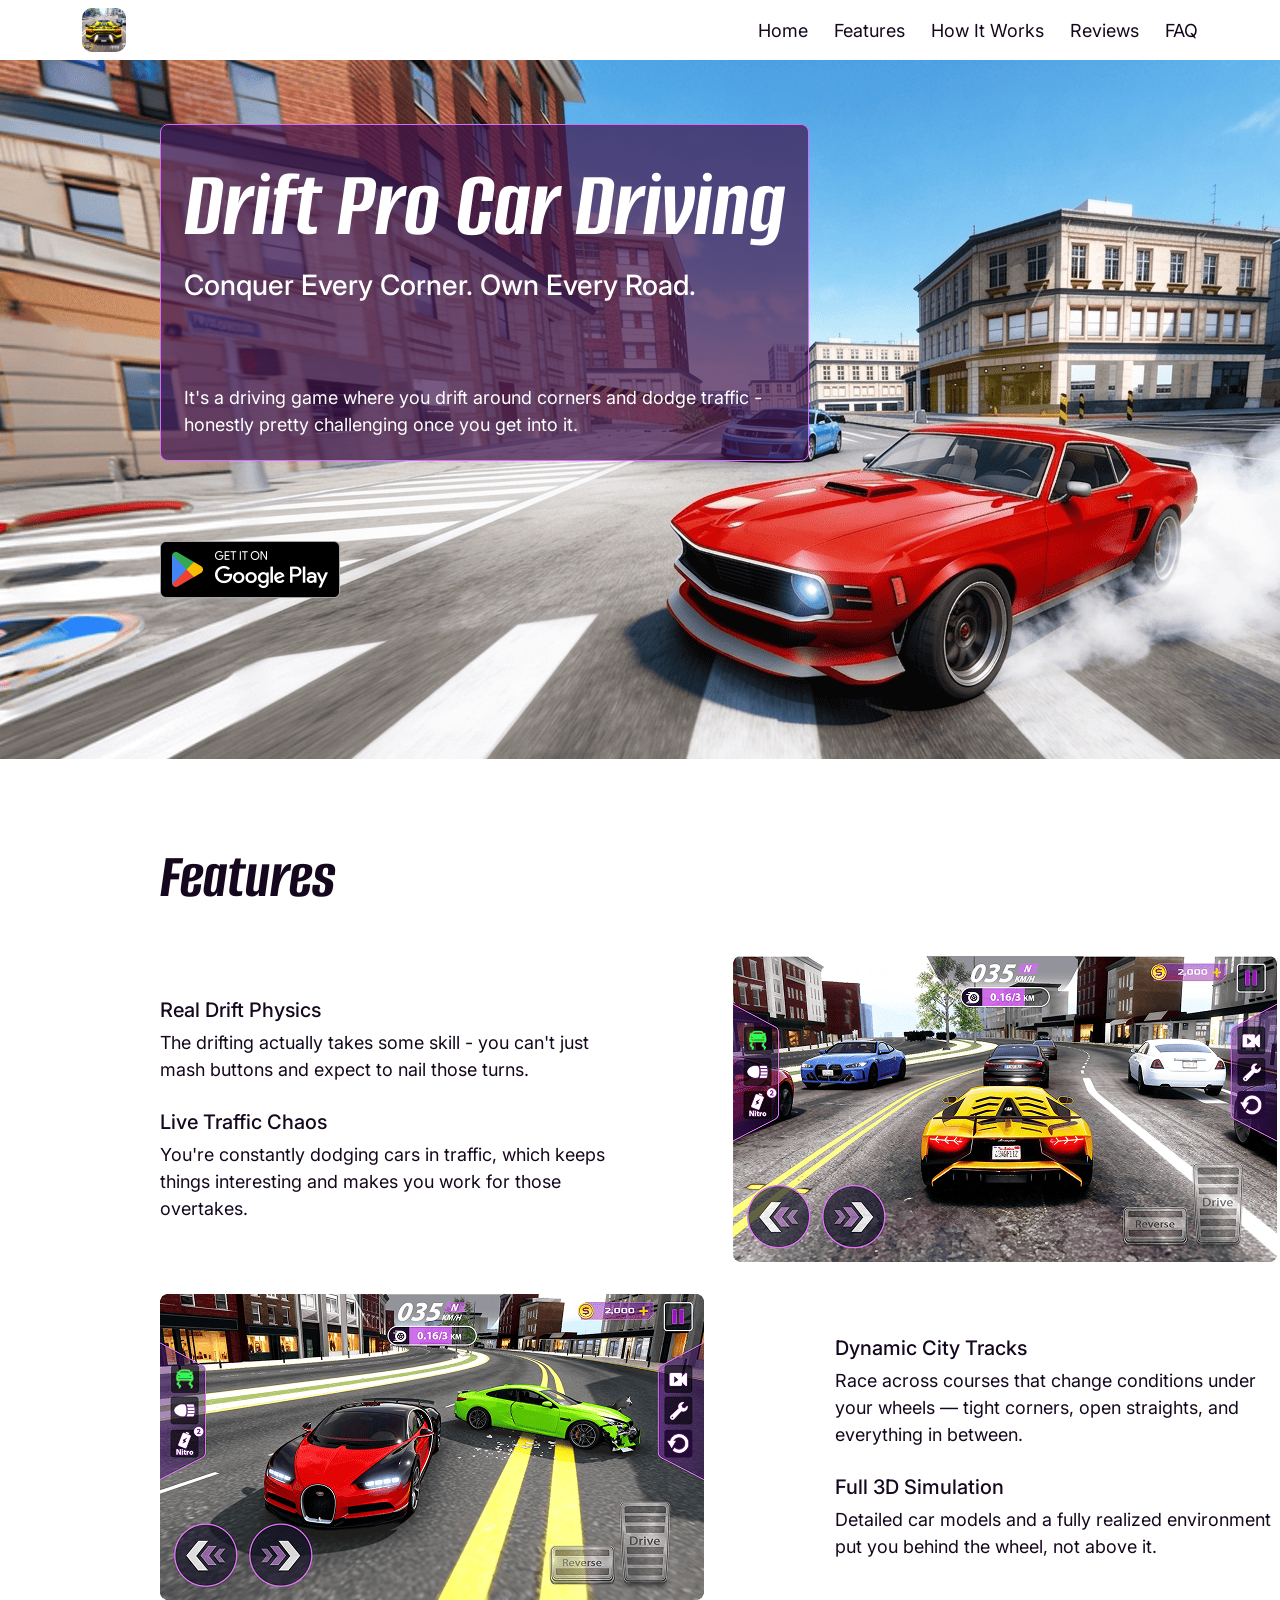
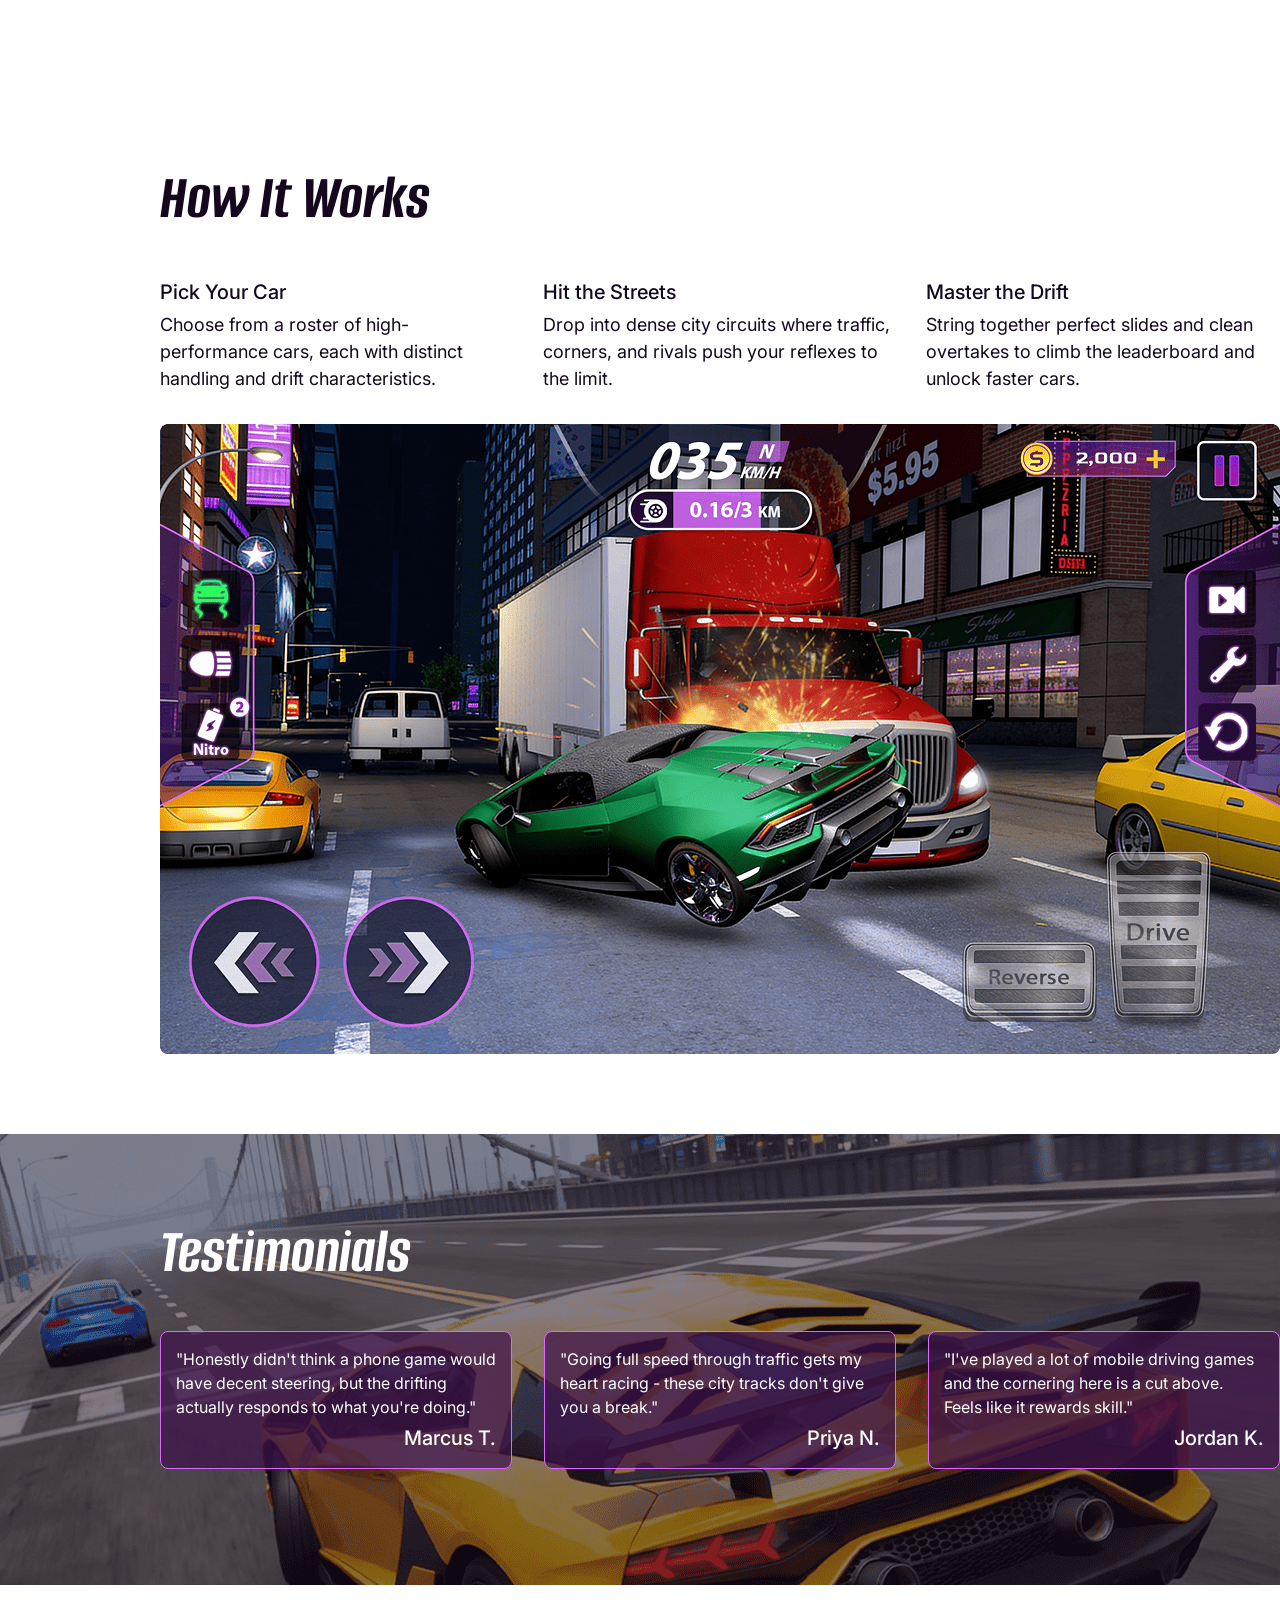
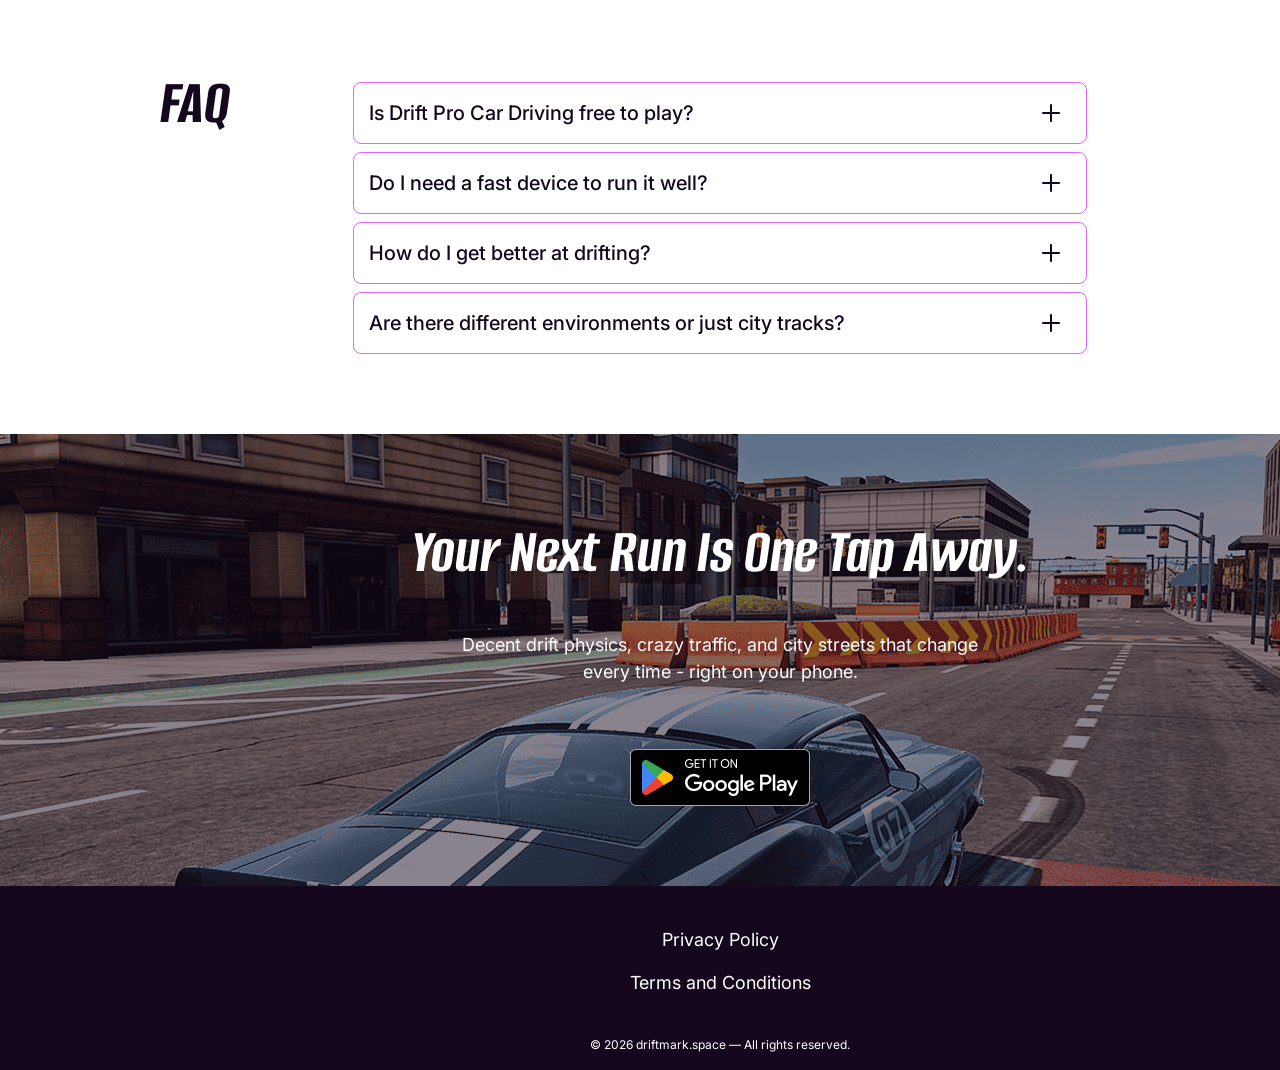
<file: index.html>
<!doctype html>
<html lang="en">
  <head>
    <meta charset="UTF-8" />
    <meta name="viewport" content="width=device-width, initial-scale=1.0" />
    <meta name="description" content="" />
    <title>Drift Pro Car Driving</title>
    <link rel="icon" href="img/500x500.png" />

    <link rel="stylesheet" type="text/css" href="slick/slick.css" />
    <link rel="stylesheet" href="css/main.css" />
  </head>

  <body>
    <header class="p-t-header">
      <div class="p-t-header-background"></div>
      <nav class="p-t-navigation">
        <ul class="p-t-navigation-list">
          <li class="p-t-navigation-item">
            <a href="/">
              <img
                class="p-t-title-img p-t-navigation-img"
                alt="logo"
                src="img/500x500.png"
                style="width: 44px; height: 44px; border-radius: 10px"
              />
            </a>
          </li>
          <li class="p-t-navigation-item">
            <a href="/" class="p-t-navigation-link">Home</a>
          </li>
          <li class="p-t-navigation-item">
            <a href="/#about" class="p-t-navigation-link">Features</a>
          </li>
          <li class="p-t-navigation-item">
            <a href="/#why" class="p-t-navigation-link">How It Works</a>
          </li>

          <li class="p-t-navigation-item">
            <a href="/#reviews" class="p-t-navigation-link">Reviews</a>
          </li>
          <li class="p-t-navigation-item">
            <a href="/#faq" class="p-t-navigation-link">FAQ</a>
          </li>
        </ul>

        <div class="p-t-header-button-wrapper">
          <a href="/" class="p-t-policy-terms-header-icon-menu">
            <img
              href="/"
              class="p-t-title-img"
              alt="logo"
              src="img/500x500.png"
              style="width: 44px; height: 44px; border-radius: 10px"
            />
          </a>

          <button type="button" class="p-t-header-icon-button" data-menu-button>
            <svg
              class="p-t-header-icon p-t-header-icon-menu"
              width="64"
              height="64"
              viewBox="0 0 64 64"
              fill="none"
              xmlns="http://www.w3.org/2000/svg"
            >
              <path
                d="M44 40L20 40"
                stroke="#15081E"
                stroke-width="2"
                stroke-linecap="round"
              />
              <path
                d="M44 32L20 32"
                stroke="#15081E"
                stroke-width="2"
                stroke-linecap="round"
              />
              <path
                d="M44 24L20 24"
                stroke="#15081E"
                stroke-width="2"
                stroke-linecap="round"
              />
            </svg>

            <svg
              class="p-t-header-icon p-t-header-icon-close"
              width="64"
              height="64"
              viewBox="0 0 64 64"
              fill="none"
              xmlns="http://www.w3.org/2000/svg"
            >
              <path
                d="M44 40L20 40"
                stroke="#15081E"
                stroke-width="2"
                stroke-linecap="round"
              />
              <path
                d="M44 32L20 32"
                stroke="#15081E"
                stroke-width="2"
                stroke-linecap="round"
              />
              <path
                d="M44 24L20 24"
                stroke="#15081E"
                stroke-width="2"
                stroke-linecap="round"
              />
            </svg>
          </button>
        </div>
      </nav>
    </header>

    <main>
      <section class="p-t-home" id="home">
        <div class="p-t-home-container">
          <div class="p-t-home-container-top">
            <h1 class="p-t-home-title">Drift Pro Car Driving</h1>
            <p class="p-t-home-text">Conquer Every Corner. Own Every Road.</p>
            <p class="p-t-home-text-two">
              It's a driving game where you drift around corners and dodge
              traffic - honestly pretty challenging once you get into it.
            </p>
          </div>
          <a
            href="https://play.google.com/store/apps/details?id=car.drift.pro.traffic.simulation3d&hl=en&gl=us"
            target="_blank"
          >
            <img
              class="p-t-home-link"
              src="./img/Store Download Button.png"
              alt="google play"
            />
          </a>
        </div>
      </section>
      <section class="p-t-about" id="about">
        <div class="p-t-about-container">
          <h2 class="p-t-about-title">Features</h2>
          <ul class="p-t-about-list">
            <li class="p-t-about-item">
              <p class="p-t-about-text">Real Drift Physics</p>
              <p class="p-t-about-text-bold">
                The drifting actually takes some skill - you can't just mash
                buttons and expect to nail those turns.
              </p>
            </li>
            <li class="p-t-about-item">
              <p class="p-t-about-text">Live Traffic Chaos</p>
              <p class="p-t-about-text-bold">
                You're constantly dodging cars in traffic, which keeps things
                interesting and makes you work for those overtakes.
              </p>
            </li>
          </ul>
          <ul class="p-t-about-list p-t-about-list-two">
            <li class="p-t-about-item">
              <p class="p-t-about-text">Dynamic City Tracks</p>
              <p class="p-t-about-text-bold">
                Race across courses that change conditions under your wheels —
                tight corners, open straights, and everything in between.
              </p>
            </li>
            <li class="p-t-about-item">
              <p class="p-t-about-text">Full 3D Simulation</p>
              <p class="p-t-about-text-bold">
                Detailed car models and a fully realized environment put you
                behind the wheel, not above it.
              </p>
            </li>
          </ul>
        </div>
      </section>
      <article class="p-t-why" id="why">
        <span style="display: none"
          >Generated: 2026-05-16, Hash: p-t-qk-p-t-39fd7x</span
        >

        <div class="p-t-why-container">
          <h2 class="p-t-about-title">How It Works</h2>
          <dl class="p-t-why-list">
            <div class="p-t-why-item">
              <dt class="p-t-why-text-bold">Pick Your Car</dt>
              <dd class="p-t-why-text">
                Choose from a roster of high-performance cars, each with
                distinct handling and drift characteristics.
              </dd>
            </div>
            <div class="p-t-why-item">
              <dt class="p-t-why-text-bold">Hit the Streets</dt>
              <dd class="p-t-why-text">
                Drop into dense city circuits where traffic, corners, and rivals
                push your reflexes to the limit.
              </dd>
            </div>
            <div class="p-t-why-item">
              <dt class="p-t-why-text-bold">Master the Drift</dt>
              <dd class="p-t-why-text">
                String together perfect slides and clean overtakes to climb the
                leaderboard and unlock faster cars.
              </dd>
            </div>
          </dl>
        </div>
      </article>
      <section class="p-t-reviews" id="reviews">
        <div class="p-t-reviews-container">
          <h2 class="p-t-about-title" style="color: #ffffff">Testimonials</h2>
          <div class="p-t-reviews-list">
            <div class="p-t-reviews-item">
              <p class="p-t-reviews-text-bold">
                "Honestly didn't think a phone game would have decent steering,
                but the drifting actually responds to what you're doing."
              </p>
              <p class="p-t-reviews-text">Marcus T.</p>
            </div>
            <div class="p-t-reviews-item">
              <p class="p-t-reviews-text-bold">
                "Going full speed through traffic gets my heart racing - these
                city tracks don't give you a break."
              </p>
              <p class="p-t-reviews-text">Priya N.</p>
            </div>
            <div class="p-t-reviews-item">
              <p class="p-t-reviews-text-bold">
                "I've played a lot of mobile driving games and the cornering
                here is a cut above. Feels like it rewards skill."
              </p>
              <p class="p-t-reviews-text">Jordan K.</p>
            </div>
          </div>
        </div>
      </section>

      <section class="p-t-faq" id="faq">
        <div class="p-t-faq-container">
          <h2 class="p-t-about-title">FAQ</h2>
          <ul class="p-t-faq-list">
            <li class="p-t-faq-item">
              <div class="p-t-faq-question" onclick="toggleAnswer(this)">
                <span>Is Drift Pro Car Driving free to play?</span>
                <button class="p-t-toggle-button">
                  <figure><img src="/img/1 (1).png" alt="Toggle" /></figure>
                </button>
              </div>
              <div class="p-t-faq-answer">
                Yes — the game is free to download and play on Android via
                Google Play.
              </div>
            </li>
            <li class="p-t-faq-item">
              <div class="p-t-faq-question" onclick="toggleAnswer(this)">
                <span>Do I need a fast device to run it well?</span>
                <button class="p-t-toggle-button">
                  <figure><img src="/img/1 (1).png" alt="Toggle" /></figure>
                </button>
              </div>
              <div class="p-t-faq-answer">
                Works fine on most newer Android phones - we made sure it
                wouldn't be too demanding.
              </div>
            </li>
            <li class="p-t-faq-item">
              <div class="p-t-faq-question" onclick="toggleAnswer(this)">
                <span>How do I get better at drifting?</span>
                <button class="p-t-toggle-button">
                  <figure><img src="/img/1 (1).png" alt="Toggle" /></figure>
                </button>
              </div>
              <div class="p-t-faq-answer">
                Try the slower cars first to get a feel for how the steering
                works, then move up - you'll actually need to practice instead
                of just hitting buttons randomly.
              </div>
            </li>
            <li class="p-t-faq-item">
              <div class="p-t-faq-question" onclick="toggleAnswer(this)">
                <span
                  >Are there different environments or just city tracks?</span
                >
                <button class="p-t-toggle-button">
                  <figure><img src="/img/1 (1).png" alt="Toggle" /></figure>
                </button>
              </div>
              <div class="p-t-faq-answer">
                The game features dynamic city courses with varied layouts,
                keeping the routes and traffic patterns feeling distinct across
                runs.
              </div>
            </li>
          </ul>
        </div>
      </section>
      <section class="p-t-your" id="your">
        <div class="p-t-your-container">
          <h2
            class="p-t-about-title"
            style="text-align: center; color: #ffffff"
          >
            Your Next Run Is One Tap Away.
          </h2>
          <p class="p-t-your-text">
            Decent drift physics, crazy traffic, and city streets that change
            every time - right on your phone.
          </p>
          <a
            href="https://play.google.com/store/apps/details?id=car.drift.pro.traffic.simulation3d&hl=en&gl=us"
            target="_blank"
          >
            <img
              class="p-t-home-link p-t-your-img"
              src="./img/Store Download Button.png"
              alt="google play"
            />
          </a>
        </div>
      </section>
    </main>
    <footer class="p-t-footer" style="margin: auto; background: #15081e">
      <div class="p-t-footer-container">
        <div class="p-t-footer-wrapper">
          <a class="p-t-footer-text" href="/policy.html">Privacy Policy</a>
          <a class="p-t-footer-text" href="/terms.html">Terms and Conditions</a>
        </div>
        <p class="p-t-footer-copyright">
          © 2026 driftmark.space — All rights reserved.
        </p>
      </div>
    </footer>
    <script src="js/mobile-menu.js"></script>
    <script src="js/jquery-loc-p-t-0.js"></script>
    <script type="text/javascript" src="slick/slick.min.js"></script>
    <script src="js/slick.js"></script>
  </body>
</html>
</file>
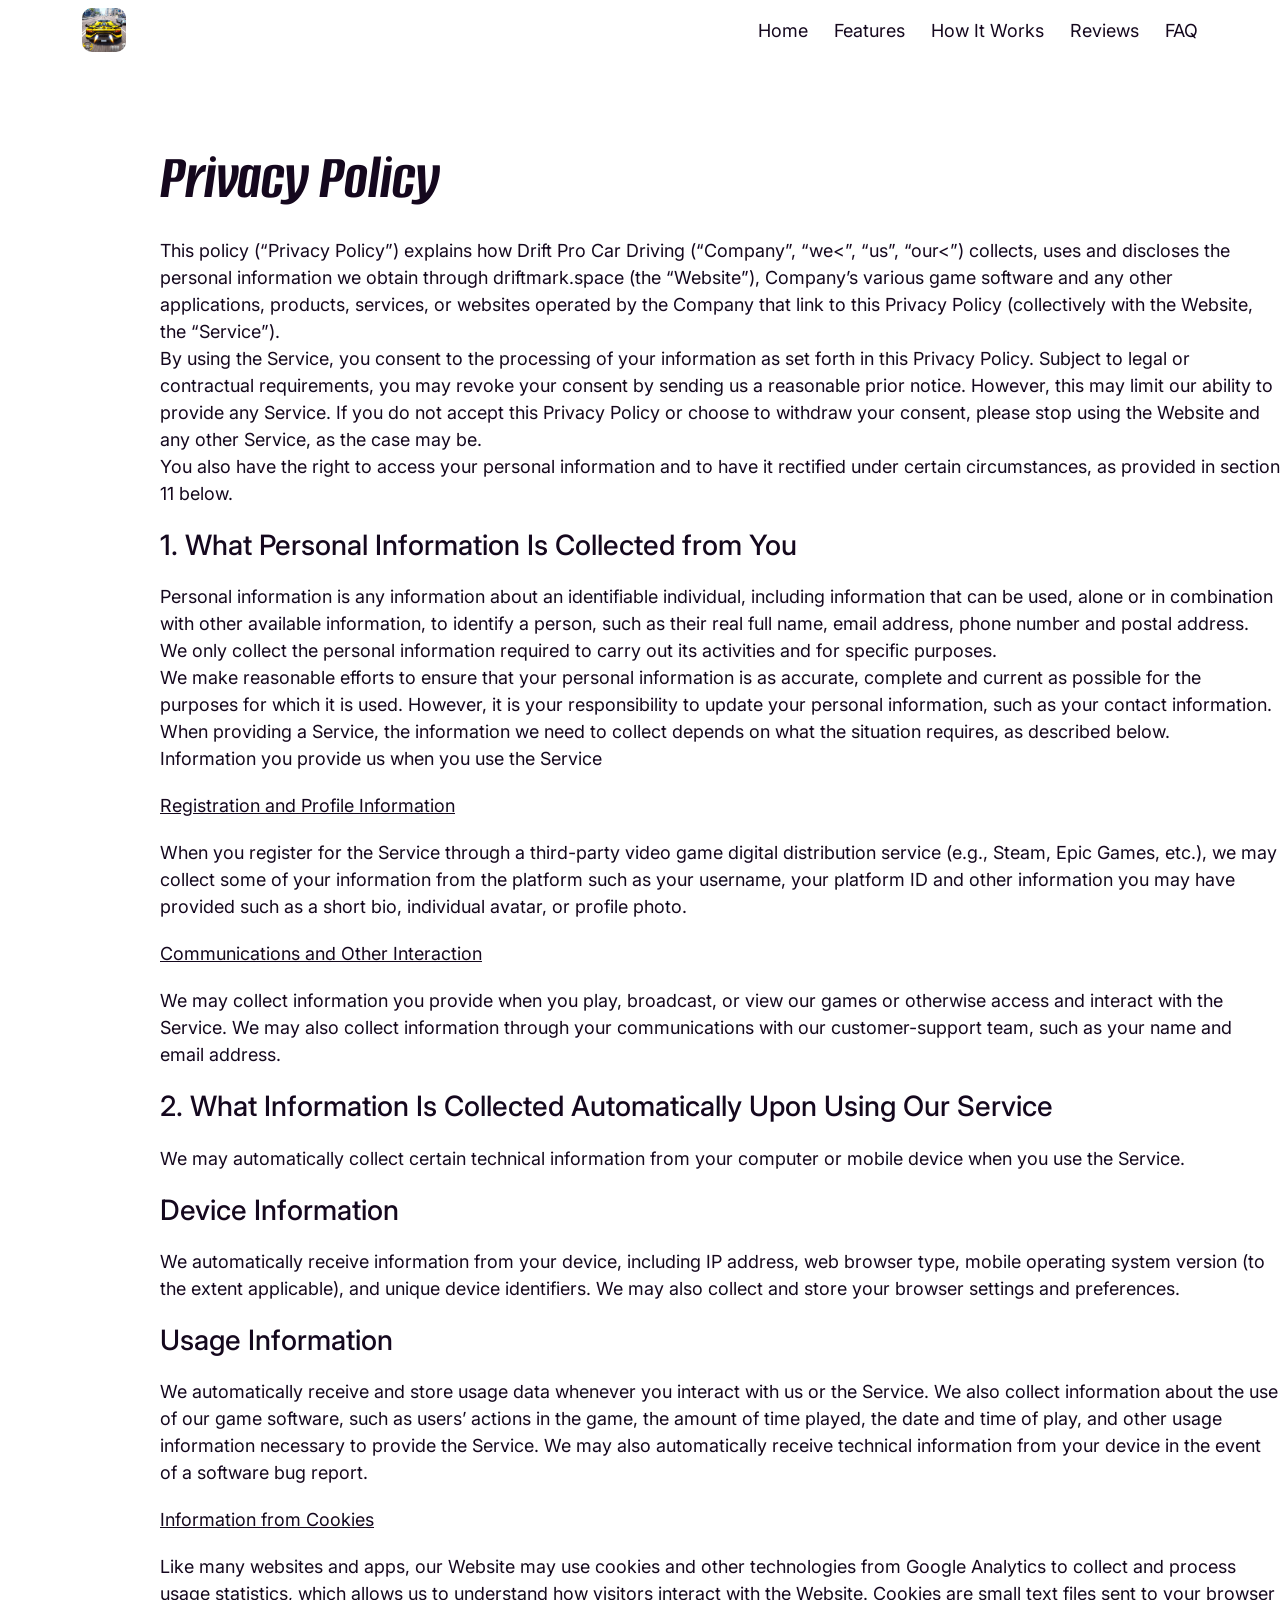
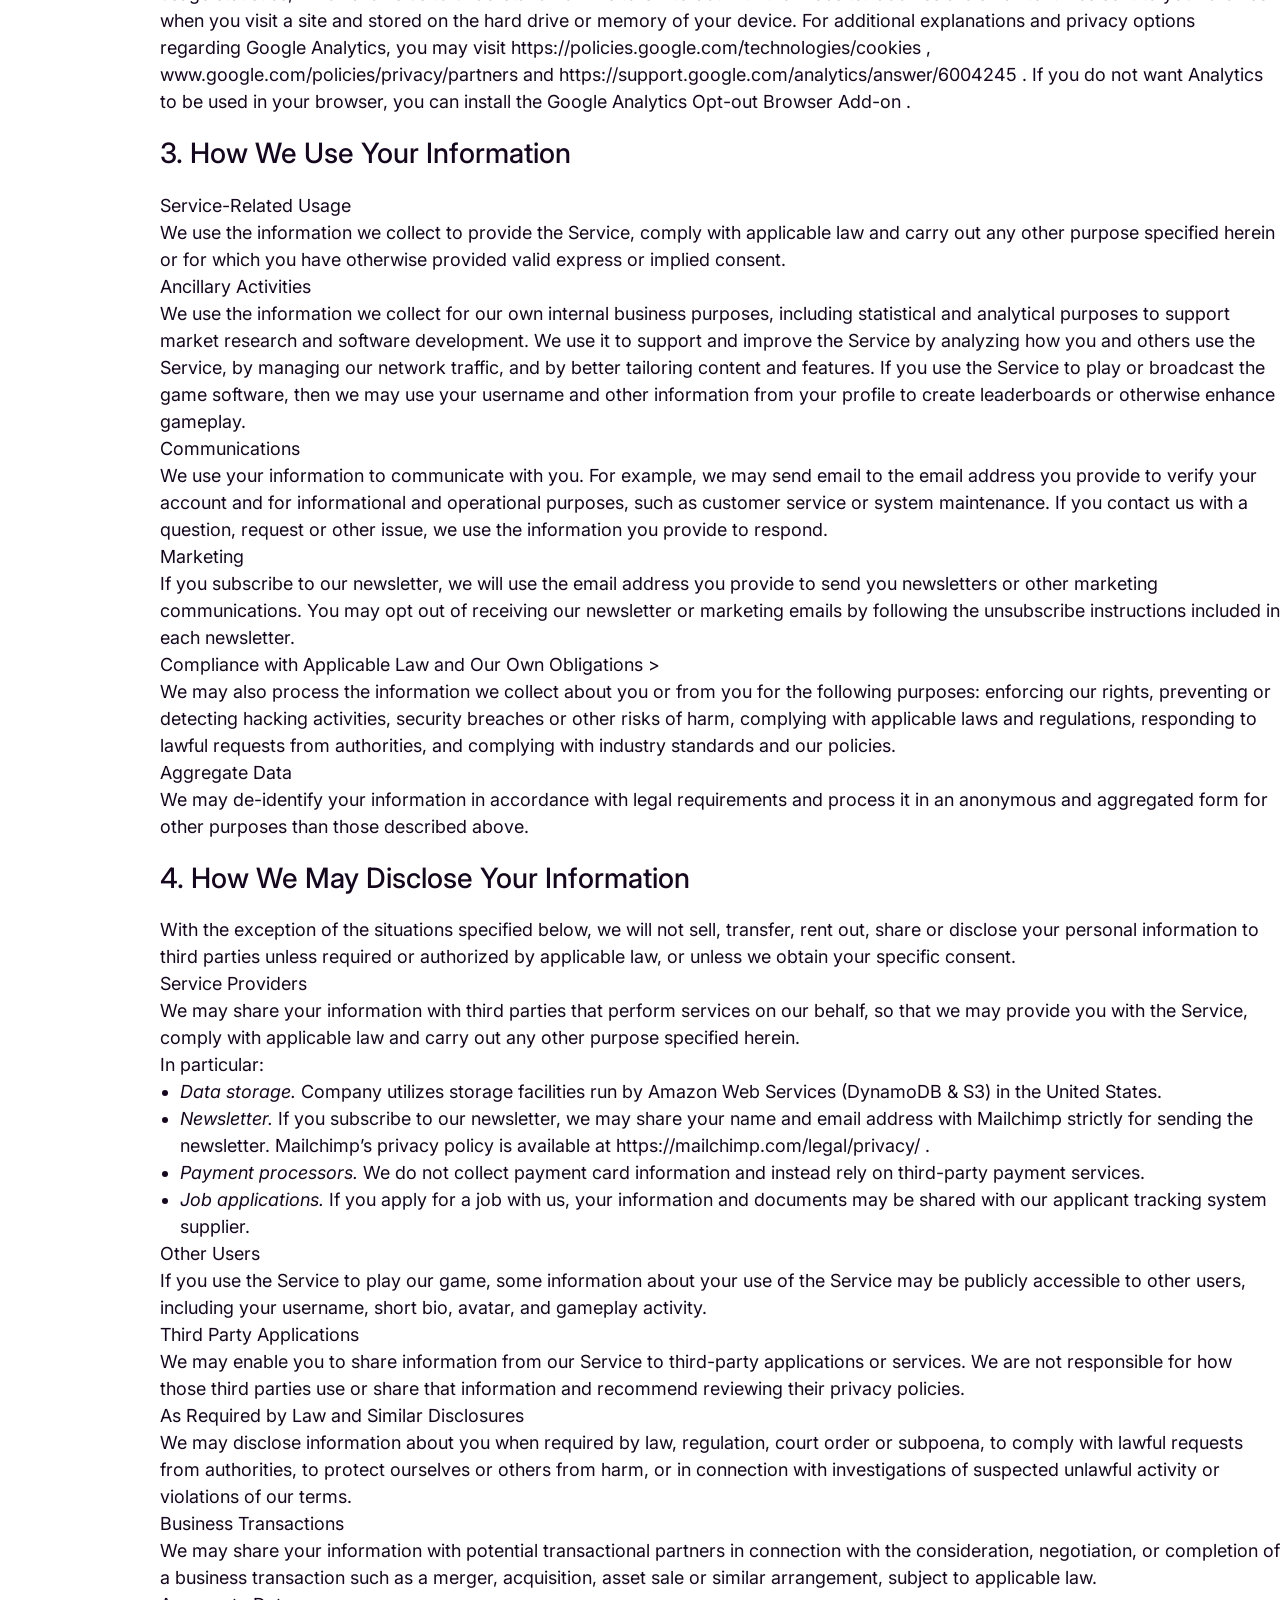
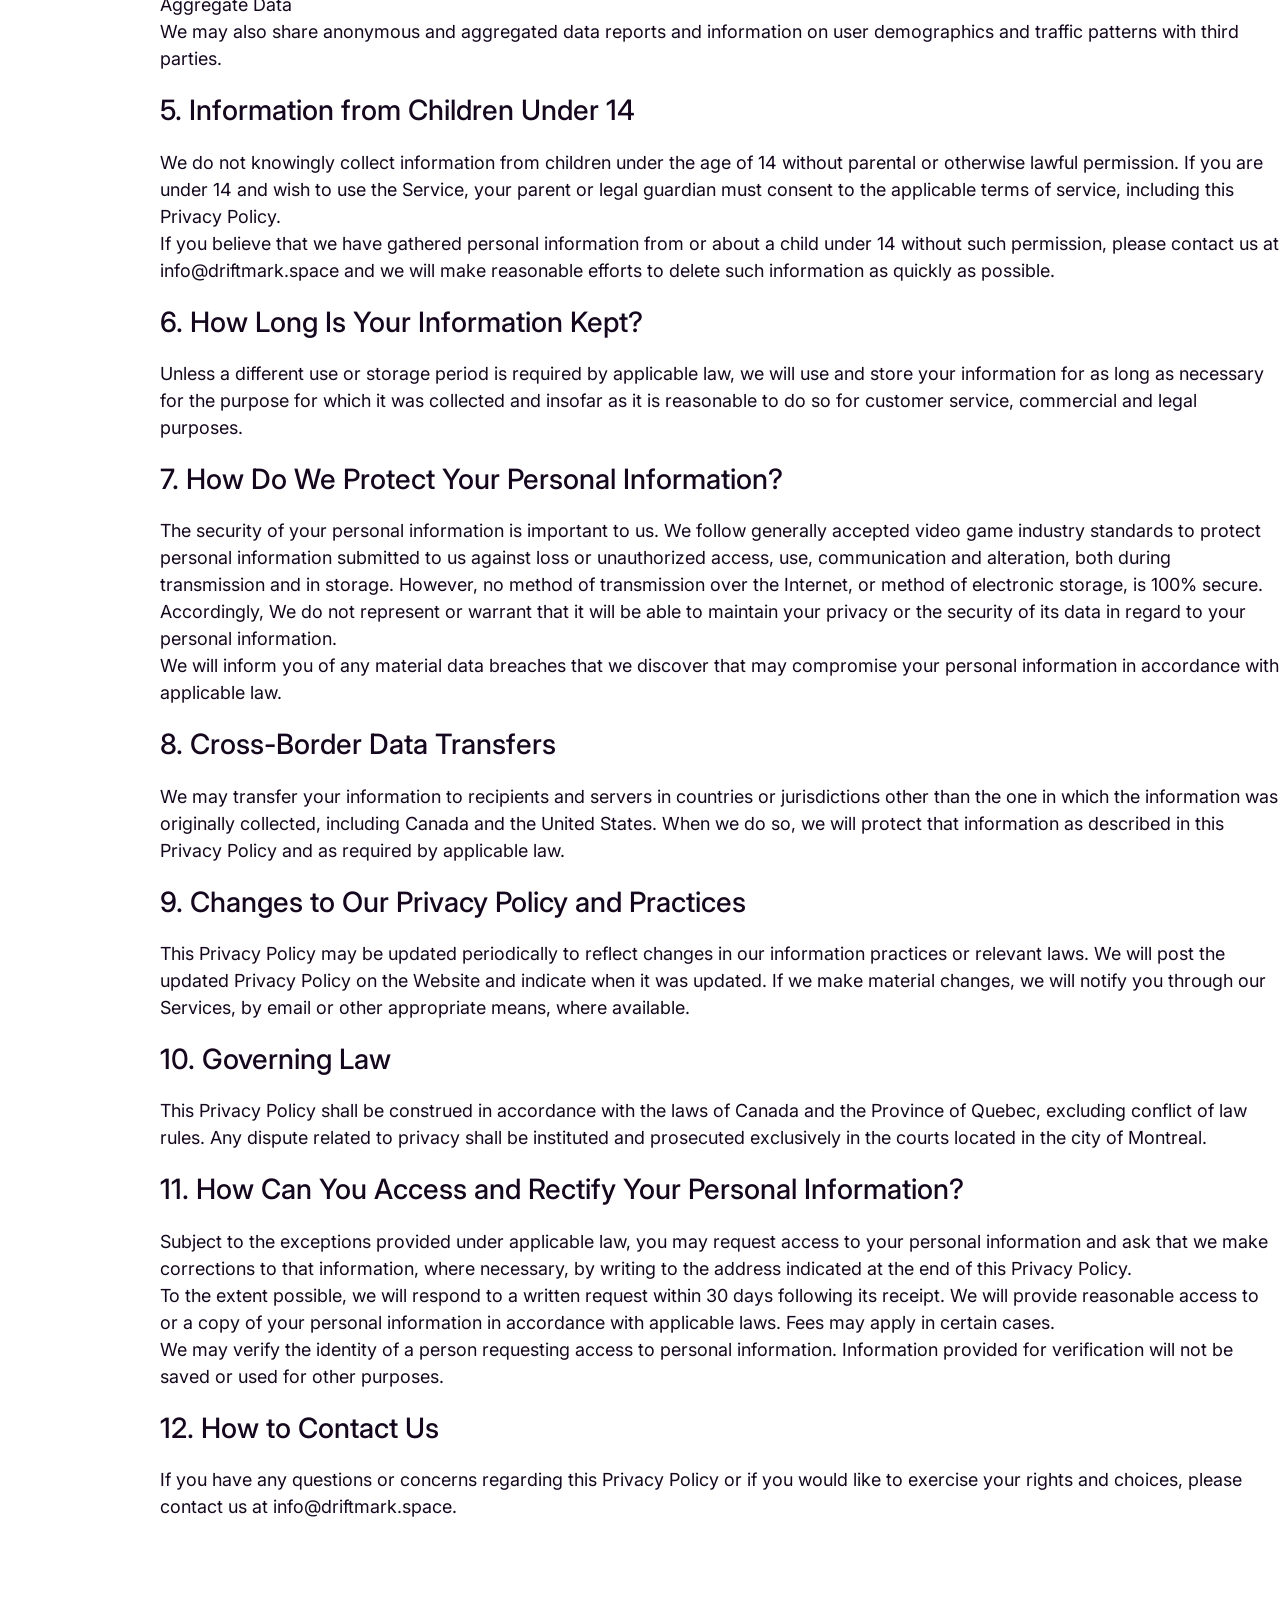
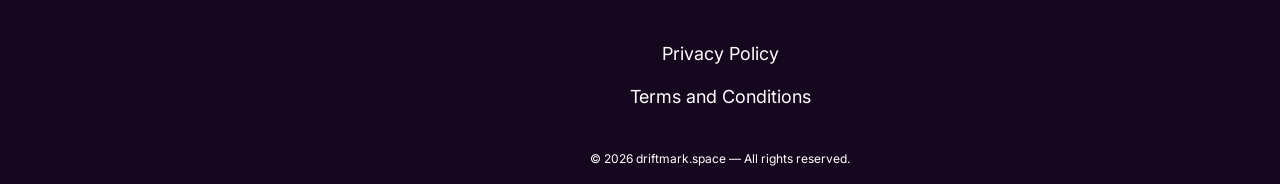
<file: policy.html>
<!doctype html>
<html lang="en">
  <head>
    <meta charset="UTF-8" />
    <meta name="viewport" content="width=device-width, initial-scale=1.0" />

    <title>Privacy Policy</title>
    <link rel="icon" href="img/500x500.png" />

    <link rel="stylesheet" type="text/css" href="slick/slick.css" />
    <link rel="stylesheet" href="css/main.css" />
  </head>

  <body>
    <header class="p-t-header">
      <div class="p-t-header-background"></div>
      <nav class="p-t-navigation">
        <ul class="p-t-navigation-list">
          <li class="p-t-navigation-item">
            <a href="/">
              <img
                class="p-t-title-img p-t-navigation-img"
                alt="logo"
                src="img/500x500.png"
                style="width: 44px; height: 44px; border-radius: 10px"
              />
            </a>
          </li>
          <li class="p-t-navigation-item">
            <a href="/" class="p-t-navigation-link">Home</a>
          </li>
          <li class="p-t-navigation-item">
            <a href="/#about" class="p-t-navigation-link">Features</a>
          </li>
          <li class="p-t-navigation-item">
            <a href="/#why" class="p-t-navigation-link">How It Works</a>
          </li>

          <li class="p-t-navigation-item">
            <a href="/#reviews" class="p-t-navigation-link">Reviews</a>
          </li>
          <li class="p-t-navigation-item">
            <a href="/#faq" class="p-t-navigation-link">FAQ</a>
          </li>
        </ul>

        <div class="p-t-header-button-wrapper">
          <a href="/" class="p-t-policy-terms-header-icon-menu">
            <img
              href="/"
              class="p-t-title-img"
              alt="logo"
              src="img/500x500.png"
              style="width: 44px; height: 44px; border-radius: 10px"
            />
          </a>

          <button type="button" class="p-t-header-icon-button" data-menu-button>
            <svg
              class="p-t-header-icon p-t-header-icon-menu"
              width="64"
              height="64"
              viewBox="0 0 64 64"
              fill="none"
              xmlns="http://www.w3.org/2000/svg"
            >
              <path
                d="M44 40L20 40"
                stroke="#15081E"
                stroke-width="2"
                stroke-linecap="round"
              />
              <path
                d="M44 32L20 32"
                stroke="#15081E"
                stroke-width="2"
                stroke-linecap="round"
              />
              <path
                d="M44 24L20 24"
                stroke="#15081E"
                stroke-width="2"
                stroke-linecap="round"
              />
            </svg>

            <svg
              class="p-t-header-icon p-t-header-icon-close"
              width="64"
              height="64"
              viewBox="0 0 64 64"
              fill="none"
              xmlns="http://www.w3.org/2000/svg"
            >
              <path
                d="M44 40L20 40"
                stroke="#15081E"
                stroke-width="2"
                stroke-linecap="round"
              />
              <path
                d="M44 32L20 32"
                stroke="#15081E"
                stroke-width="2"
                stroke-linecap="round"
              />
              <path
                d="M44 24L20 24"
                stroke="#15081E"
                stroke-width="2"
                stroke-linecap="round"
              />
            </svg>
          </button>
        </div>
      </nav>
    </header>

    <main>
      <div class="p-t-policy-terms-container">
        <h1>Privacy Policy</h1>

        <p>
          This policy (“Privacy Policy”) explains how
          <span class="name">Drift Pro Car Driving</span> (“Company”, “we<”,
          “us”, “our<”) collects, uses and discloses the personal information we
          obtain through <span class="app-domain">driftmark.space</span> (the
          “Website”), Company’s various game software and any other
          applications, products, services, or websites operated by the Company
          that link to this Privacy Policy (collectively with the Website, the
          “Service”).
        </p>

        <p>
          By using the Service, you consent to the processing of your
          information as set forth in this Privacy Policy. Subject to legal or
          contractual requirements, you may revoke your consent by sending us a
          reasonable prior notice. However, this may limit our ability to
          provide any Service. If you do not accept this Privacy Policy or
          choose to withdraw your consent, please stop using the Website and any
          other Service, as the case may be.
        </p>

        <p>
          You also have the right to access your personal information and to
          have it rectified under certain circumstances, as provided in section
          11 below.
        </p>

        <section>
          <h2>1. What Personal Information Is Collected from You</h2>
          <p>
            Personal information is any information about an identifiable
            individual, including information that can be used, alone or in
            combination with other available information, to identify a person,
            such as their real full name, email address, phone number and postal
            address.
          </p>
          <p>
            We only collect the personal information required to carry out its
            activities and for specific purposes.
          </p>
          <p>
            We make reasonable efforts to ensure that your personal information
            is as accurate, complete and current as possible for the purposes
            for which it is used. However, it is your responsibility to update
            your personal information, such as your contact information.
          </p>
          <p>
            When providing a Service, the information we need to collect depends
            on what the situation requires, as described below.
          </p>
          <p>Information you provide us when you use the Service</p>
          <p>
            <u>Registration and Profile Information</u>
            When you register for the Service through a third-party video game
            digital distribution service (e.g., Steam, Epic Games, etc.), we may
            collect some of your information from the platform such as your
            username, your platform ID and other information you may have
            provided such as a short bio, individual avatar, or profile photo.
          </p>
          <p>
            <u>Communications and Other Interaction</u>
            We may collect information you provide when you play, broadcast, or
            view our games or otherwise access and interact with the Service. We
            may also collect information through your communications with our
            customer-support team, such as your name and email address.
          </p>
        </section>

        <section>
          <h2>
            2. What Information Is Collected Automatically Upon Using Our
            Service
          </h2>
          <p>
            We may automatically collect certain technical information from your
            computer or mobile device when you use the Service.
          </p>
          <p>
            <strong>Device Information</strong>
            We automatically receive information from your device, including IP
            address, web browser type, mobile operating system version (to the
            extent applicable), and unique device identifiers. We may also
            collect and store your browser settings and preferences.
          </p>
          <p>
            <strong>Usage Information</strong>
            We automatically receive and store usage data whenever you interact
            with us or the Service. We also collect information about the use of
            our game software, such as users’ actions in the game, the amount of
            time played, the date and time of play, and other usage information
            necessary to provide the Service. We may also automatically receive
            technical information from your device in the event of a software
            bug report.
          </p>
          <p>
            <u>Information from Cookies</u>
            Like many websites and apps, our Website may use cookies and other
            technologies from Google Analytics to collect and process usage
            statistics, which allows us to understand how visitors interact with
            the Website. Cookies are small text files sent to your browser when
            you visit a site and stored on the hard drive or memory of your
            device. For additional explanations and privacy options regarding
            Google Analytics, you may visit
            <a href="https://policies.google.com/technologies/cookies">
              https://policies.google.com/technologies/cookies </a
            >,
            <a href="https://www.google.com/policies/privacy/partners">
              www.google.com/policies/privacy/partners
            </a>
            and
            <a href="https://support.google.com/analytics/answer/6004245">
              https://support.google.com/analytics/answer/6004245 </a
            >. If you do not want Analytics to be used in your browser, you can
            install the
            <a href="https://tools.google.com/dlpage/gaoptout?hl=en">
              Google Analytics Opt-out Browser Add-on </a
            >.
          </p>
        </section>

        <section>
          <h2>3. How We Use Your Information</h2>
          <p>Service-Related Usage</p>
          <p>
            We use the information we collect to provide the Service, comply
            with applicable law and carry out any other purpose specified herein
            or for which you have otherwise provided valid express or implied
            consent.
          </p>
          <p>Ancillary Activities</p>
          <p>
            We use the information we collect for our own internal business
            purposes, including statistical and analytical purposes to support
            market research and software development. We use it to support and
            improve the Service by analyzing how you and others use the Service,
            by managing our network traffic, and by better tailoring content and
            features. If you use the Service to play or broadcast the game
            software, then we may use your username and other information from
            your profile to create leaderboards or otherwise enhance gameplay.
          </p>
          <p>Communications</p>
          <p>
            We use your information to communicate with you. For example, we may
            send email to the email address you provide to verify your account
            and for informational and operational purposes, such as customer
            service or system maintenance. If you contact us with a question,
            request or other issue, we use the information you provide to
            respond.
          </p>
          <p>Marketing</p>
          <p>
            If you subscribe to our newsletter, we will use the email address
            you provide to send you newsletters or other marketing
            communications. You may opt out of receiving our newsletter or
            marketing emails by following the unsubscribe instructions included
            in each newsletter.
          </p>
          <p>Compliance with Applicable Law and Our Own Obligations ></p>
          <p>
            We may also process the information we collect about you or from you
            for the following purposes: enforcing our rights, preventing or
            detecting hacking activities, security breaches or other risks of
            harm, complying with applicable laws and regulations, responding to
            lawful requests from authorities, and complying with industry
            standards and our policies.
          </p>
          <p>Aggregate Data</p>
          <p>
            We may de-identify your information in accordance with legal
            requirements and process it in an anonymous and aggregated form for
            other purposes than those described above.
          </p>
        </section>

        <section>
          <h2>4. How We May Disclose Your Information</h2>
          <p>
            With the exception of the situations specified below, we will not
            sell, transfer, rent out, share or disclose your personal
            information to third parties unless required or authorized by
            applicable law, or unless we obtain your specific consent.
          </p>
          <p>Service Providers</p>
          <p>
            We may share your information with third parties that perform
            services on our behalf, so that we may provide you with the Service,
            comply with applicable law and carry out any other purpose specified
            herein.
          </p>
          <p>In particular:</p>
          <ul>
            <li>
              <em>Data storage.</em> Company utilizes storage facilities run by
              Amazon Web Services (DynamoDB &amp; S3) in the United States.
            </li>
            <li>
              <em>Newsletter.</em> If you subscribe to our newsletter, we may
              share your name and email address with Mailchimp strictly for
              sending the newsletter. Mailchimp’s privacy policy is available at
              <a href="https://mailchimp.com/legal/privacy/">
                https://mailchimp.com/legal/privacy/ </a
              >.
            </li>
            <li>
              <em>Payment processors.</em> We do not collect payment card
              information and instead rely on third-party payment services.
            </li>
            <li>
              <em>Job applications.</em> If you apply for a job with us, your
              information and documents may be shared with our applicant
              tracking system supplier.
            </li>
          </ul>
          <p>Other Users</p>
          <p>
            If you use the Service to play our game, some information about your
            use of the Service may be publicly accessible to other users,
            including your username, short bio, avatar, and gameplay activity.
          </p>
          <p>Third Party Applications</p>
          <p>
            We may enable you to share information from our Service to
            third-party applications or services. We are not responsible for how
            those third parties use or share that information and recommend
            reviewing their privacy policies.
          </p>
          <p>As Required by Law and Similar Disclosures</p>
          <p>
            We may disclose information about you when required by law,
            regulation, court order or subpoena, to comply with lawful requests
            from authorities, to protect ourselves or others from harm, or in
            connection with investigations of suspected unlawful activity or
            violations of our terms.
          </p>
          <p>Business Transactions</p>
          <p>
            We may share your information with potential transactional partners
            in connection with the consideration, negotiation, or completion of
            a business transaction such as a merger, acquisition, asset sale or
            similar arrangement, subject to applicable law.
          </p>
          <p>Aggregate Data</p>
          <p>
            We may also share anonymous and aggregated data reports and
            information on user demographics and traffic patterns with third
            parties.
          </p>
        </section>

        <section>
          <h2>5. Information from Children Under 14</h2>
          <p>
            We do not knowingly collect information from children under the age
            of 14 without parental or otherwise lawful permission. If you are
            under 14 and wish to use the Service, your parent or legal guardian
            must consent to the applicable terms of service, including this
            Privacy Policy.
          </p>
          <p>
            If you believe that we have gathered personal information from or
            about a child under 14 without such permission, please contact us at
            <a href="mailto:info@driftmark.space"
              ><span class="domain">info@driftmark.space</span></a
            >
            and we will make reasonable efforts to delete such information as
            quickly as possible.
          </p>
        </section>

        <section>
          <h2>6. How Long Is Your Information Kept?</h2>
          <p>
            Unless a different use or storage period is required by applicable
            law, we will use and store your information for as long as necessary
            for the purpose for which it was collected and insofar as it is
            reasonable to do so for customer service, commercial and legal
            purposes.
          </p>
        </section>

        <section>
          <h2>7. How Do We Protect Your Personal Information?</h2>
          <p>
            The security of your personal information is important to us. We
            follow generally accepted video game industry standards to protect
            personal information submitted to us against loss or unauthorized
            access, use, communication and alteration, both during transmission
            and in storage. However, no method of transmission over the
            Internet, or method of electronic storage, is 100% secure.
          </p>
          <p>
            Accordingly, We do not represent or warrant that it will be able to
            maintain your privacy or the security of its data in regard to your
            personal information.
          </p>
          <p>
            We will inform you of any material data breaches that we discover
            that may compromise your personal information in accordance with
            applicable law.
          </p>
        </section>

        <section>
          <h2>8. Cross-Border Data Transfers</h2>
          <p>
            We may transfer your information to recipients and servers in
            countries or jurisdictions other than the one in which the
            information was originally collected, including Canada and the
            United States. When we do so, we will protect that information as
            described in this Privacy Policy and as required by applicable law.
          </p>
        </section>

        <section>
          <h2>9. Changes to Our Privacy Policy and Practices</h2>
          <p>
            This Privacy Policy may be updated periodically to reflect changes
            in our information practices or relevant laws. We will post the
            updated Privacy Policy on the Website and indicate when it was
            updated. If we make material changes, we will notify you through our
            Services, by email or other appropriate means, where available.
          </p>
        </section>

        <section>
          <h2>10. Governing Law</h2>
          <p>
            This Privacy Policy shall be construed in accordance with the laws
            of Canada and the Province of Quebec, excluding conflict of law
            rules. Any dispute related to privacy shall be instituted and
            prosecuted exclusively in the courts located in the city of
            Montreal.
          </p>
        </section>

        <section>
          <h2>11. How Can You Access and Rectify Your Personal Information?</h2>
          <p>
            Subject to the exceptions provided under applicable law, you may
            request access to your personal information and ask that we make
            corrections to that information, where necessary, by writing to the
            address indicated at the end of this Privacy Policy.
          </p>
          <p>
            To the extent possible, we will respond to a written request within
            30 days following its receipt. We will provide reasonable access to
            or a copy of your personal information in accordance with applicable
            laws. Fees may apply in certain cases.
          </p>
          <p>
            We may verify the identity of a person requesting access to personal
            information. Information provided for verification will not be saved
            or used for other purposes.
          </p>
        </section>

        <section>
          <h2>12. How to Contact Us</h2>
          <p>
            If you have any questions or concerns regarding this Privacy Policy
            or if you would like to exercise your rights and choices, please
            contact us at
            <a href="mailto:info@driftmark.space"
              ><span class="domain">info@driftmark.space</span></a
            >.
          </p>
        </section>
      </div>
    </main>
    <footer class="p-t-footer" style="margin: auto; background: #15081e">
      <div class="p-t-footer-container">
        <div class="p-t-footer-wrapper">
          <a class="p-t-footer-text" href="/policy.html">Privacy Policy</a>
          <a class="p-t-footer-text" href="/terms.html">Terms and Conditions</a>
        </div>
        <p class="p-t-footer-copyright">
          © 2026 driftmark.space — All rights reserved.
        </p>
      </div>
    </footer>
    <script src="js/mobile-menu.js"></script>
  </body>
</html>
</file>
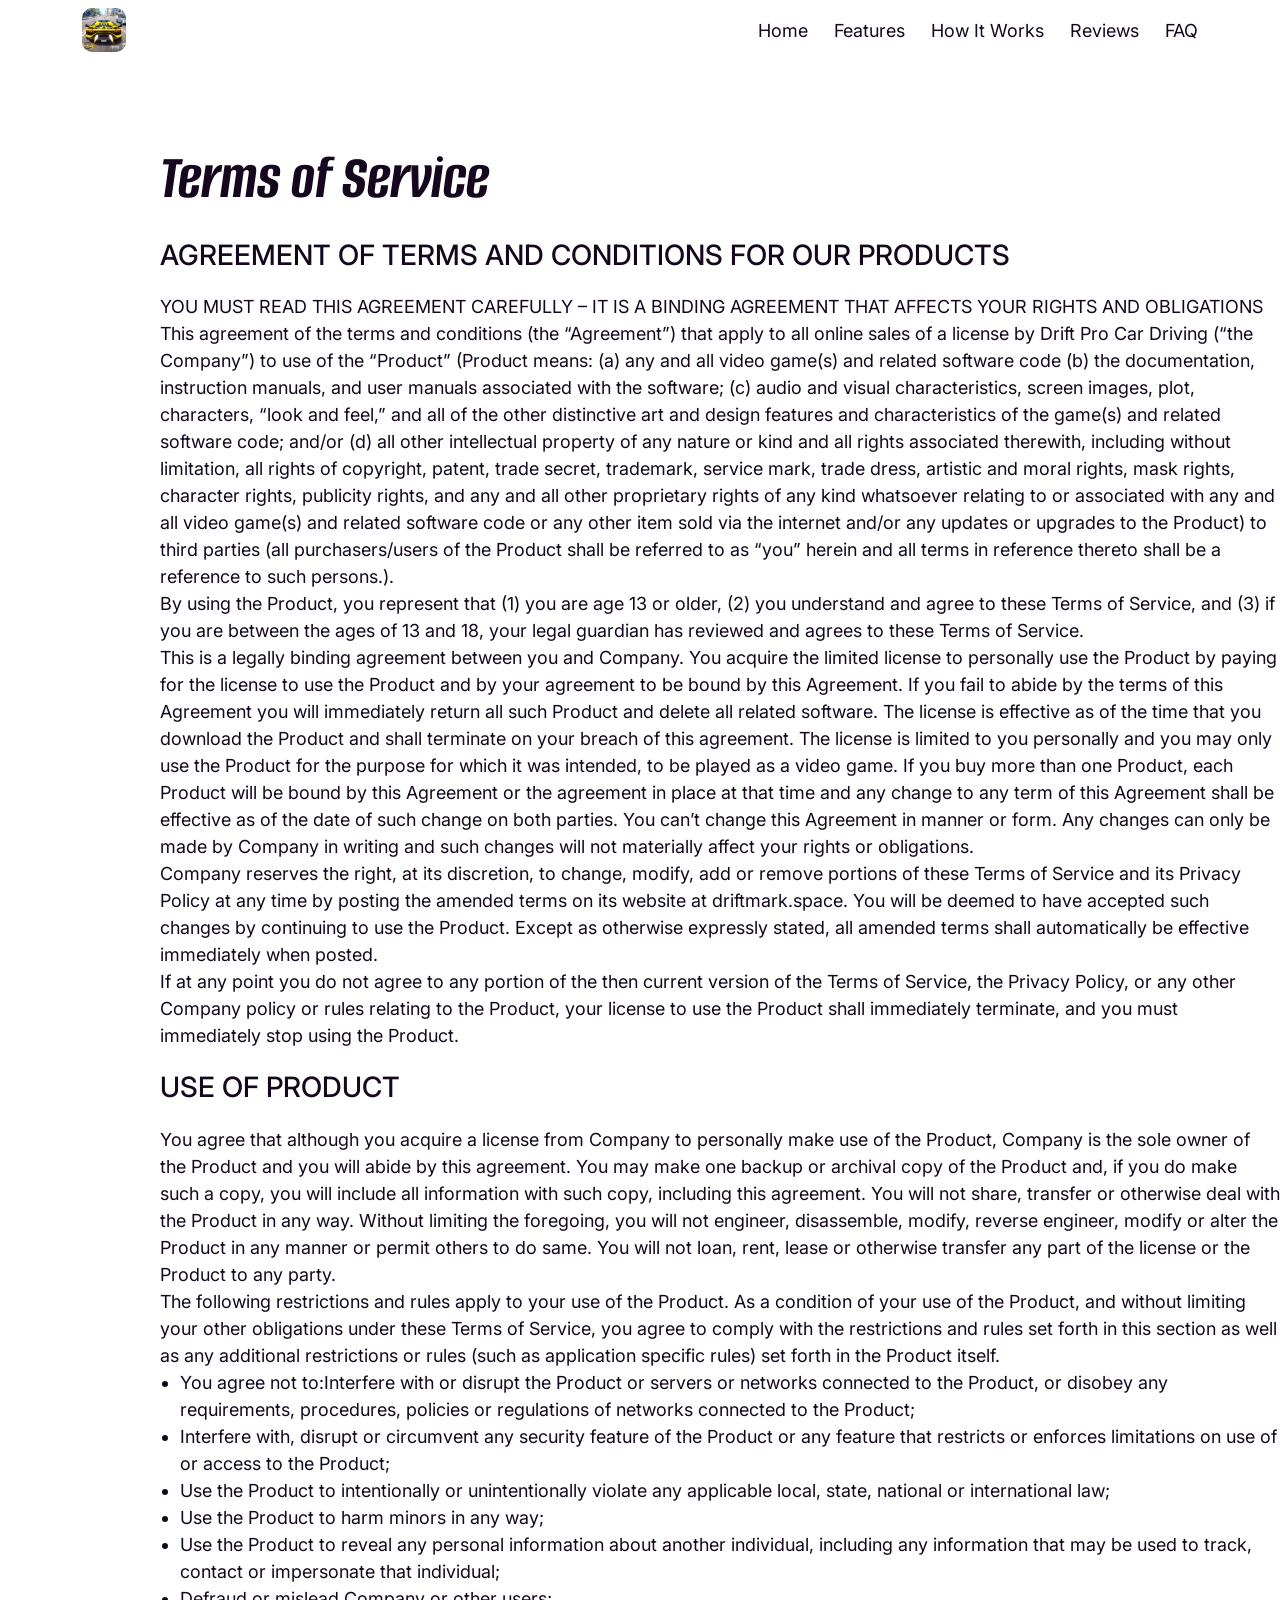
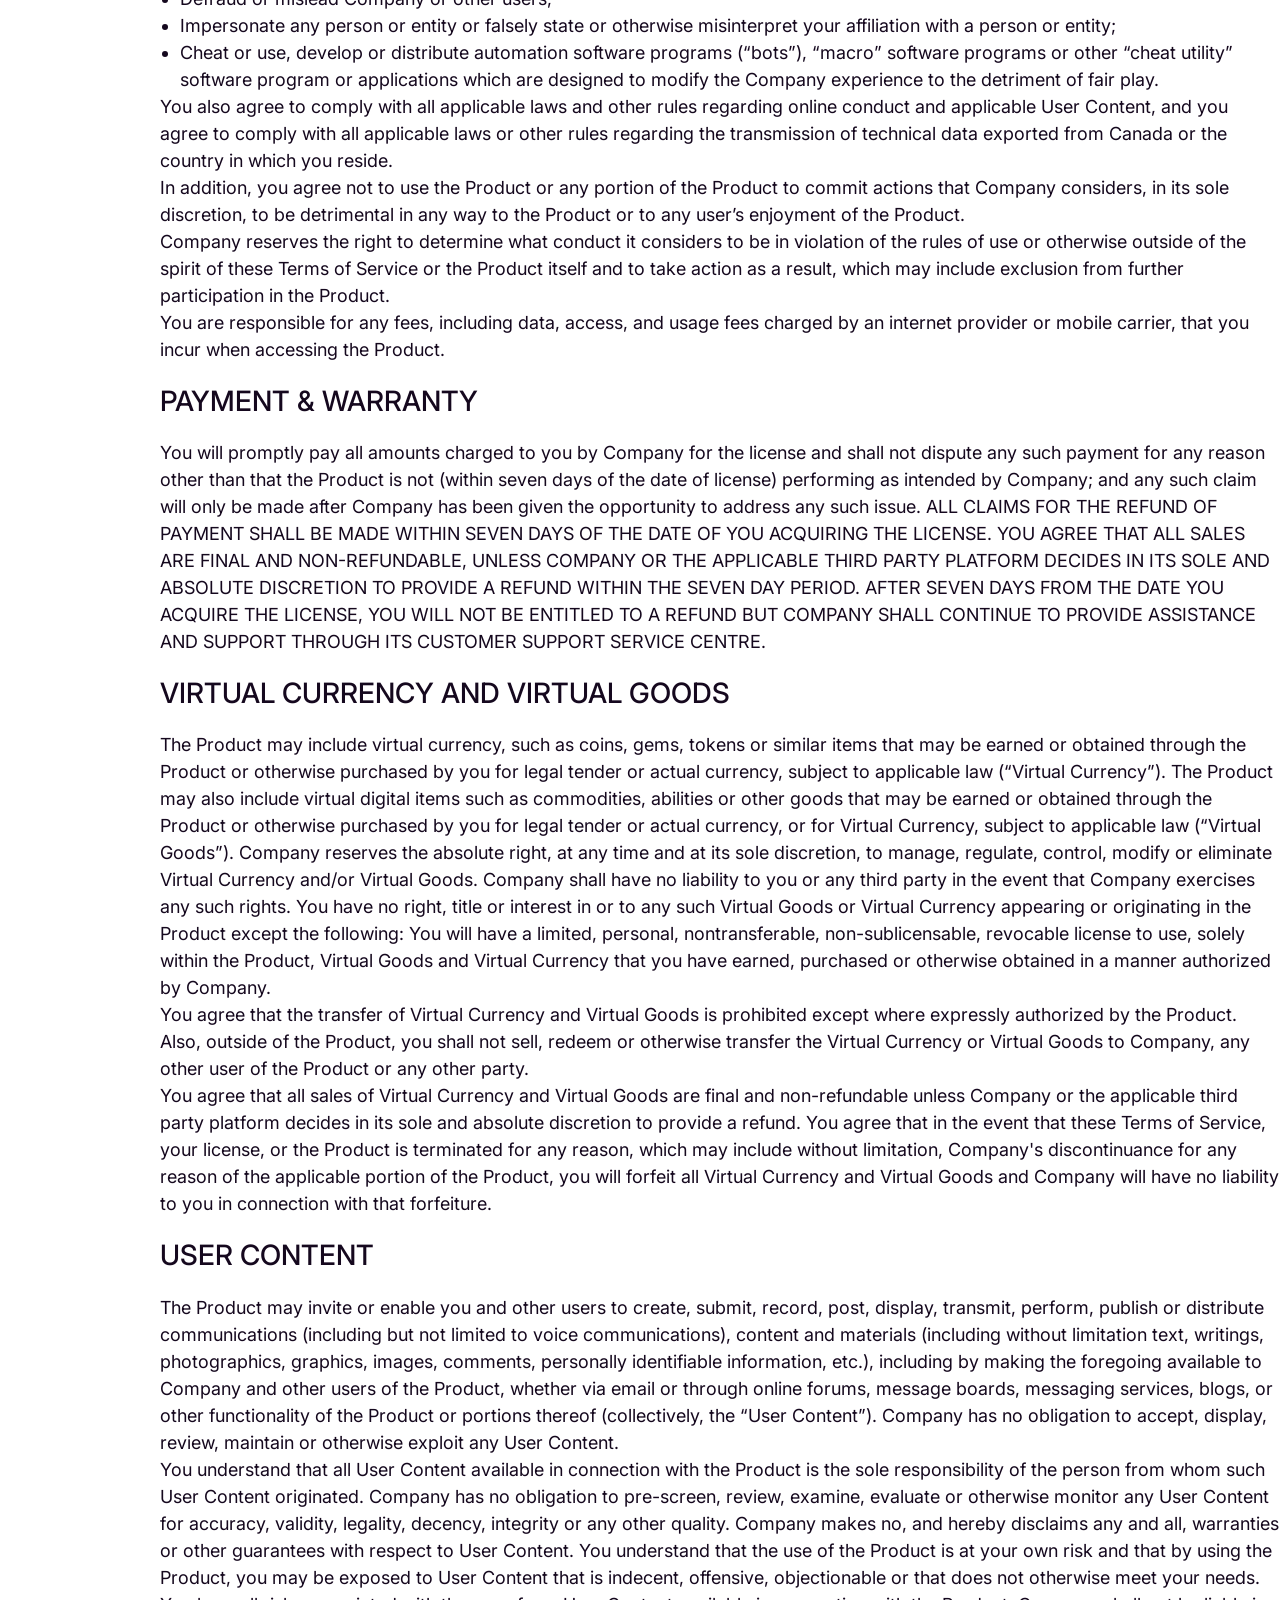
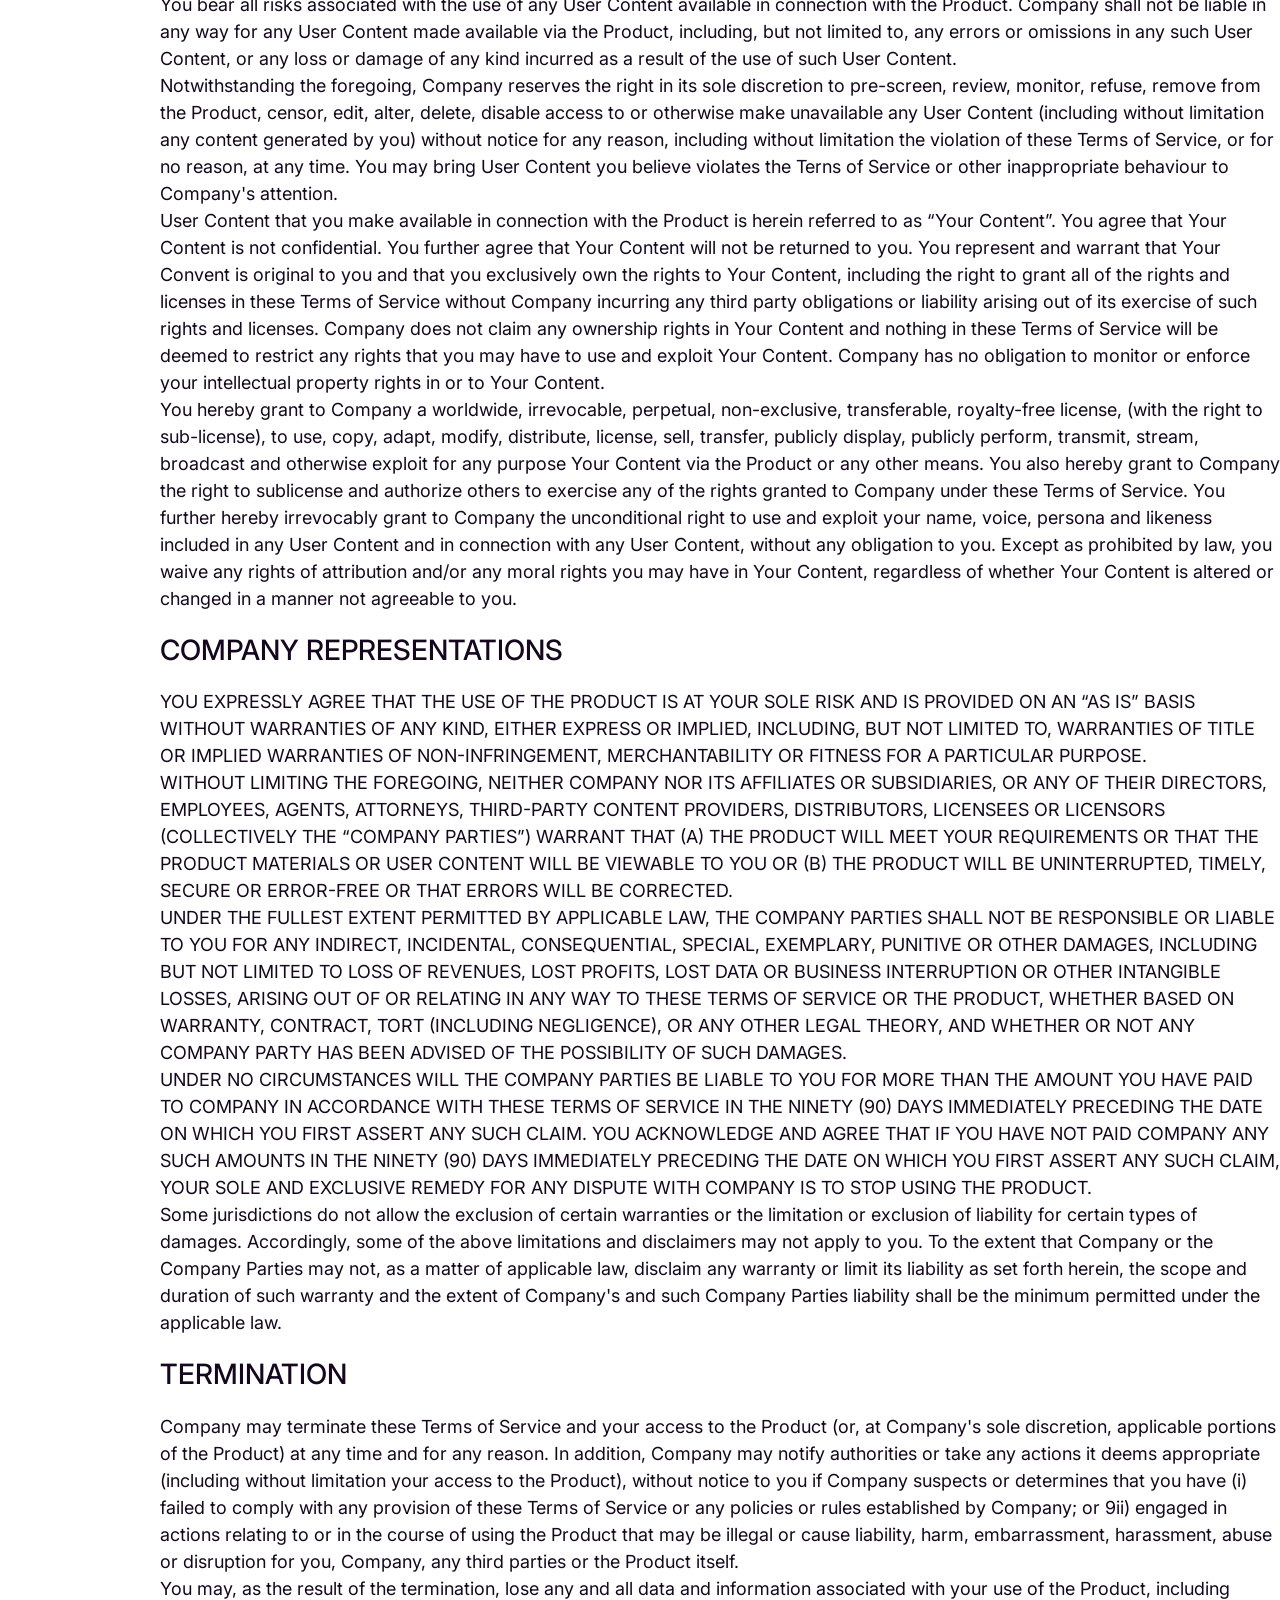
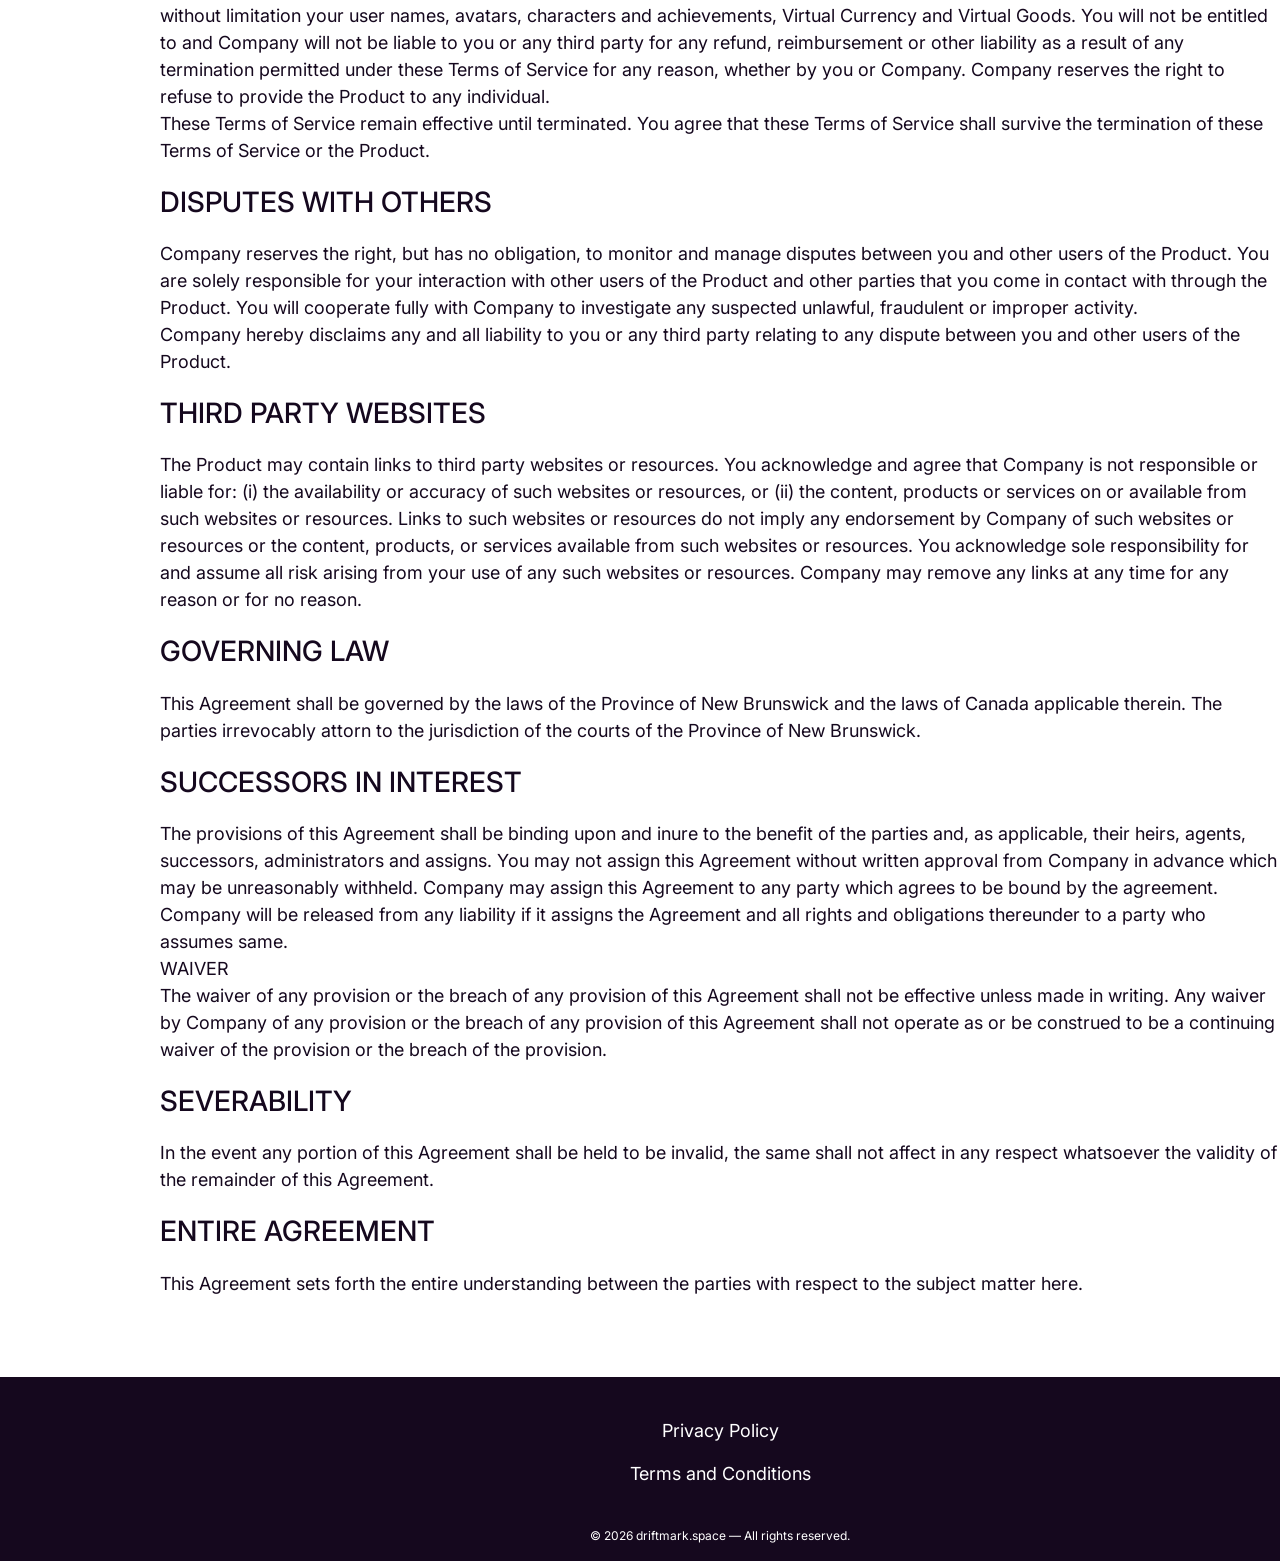
<file: terms.html>
<!doctype html>
<html lang="en">
  <head>
    <meta charset="UTF-8" />
    <meta name="robots" content="index, follow" />
    <meta name="viewport" content="width=device-width, initial-scale=1.0" />
    <title>Terms of Service</title>
    <link rel="icon" href="img/500x500.png" />
    <link rel="stylesheet" href="css/main.css" />
  </head>

  <body>
    <header class="p-t-header">
      <div class="p-t-header-background"></div>
      <nav class="p-t-navigation">
        <ul class="p-t-navigation-list">
          <li class="p-t-navigation-item">
            <a href="/">
              <img
                class="p-t-title-img p-t-navigation-img"
                alt="logo"
                src="img/500x500.png"
                style="width: 44px; height: 44px; border-radius: 10px"
              />
            </a>
          </li>
          <li class="p-t-navigation-item">
            <a href="/" class="p-t-navigation-link">Home</a>
          </li>
          <li class="p-t-navigation-item">
            <a href="/#about" class="p-t-navigation-link">Features</a>
          </li>
          <li class="p-t-navigation-item">
            <a href="/#why" class="p-t-navigation-link">How It Works</a>
          </li>

          <li class="p-t-navigation-item">
            <a href="/#reviews" class="p-t-navigation-link">Reviews</a>
          </li>
          <li class="p-t-navigation-item">
            <a href="/#faq" class="p-t-navigation-link">FAQ</a>
          </li>
        </ul>

        <div class="p-t-header-button-wrapper">
          <a href="/" class="p-t-policy-terms-header-icon-menu">
            <img
              href="/"
              class="p-t-title-img"
              alt="logo"
              src="img/500x500.png"
              style="width: 44px; height: 44px; border-radius: 10px"
            />
          </a>

          <button type="button" class="p-t-header-icon-button" data-menu-button>
            <svg
              class="p-t-header-icon p-t-header-icon-menu"
              width="64"
              height="64"
              viewBox="0 0 64 64"
              fill="none"
              xmlns="http://www.w3.org/2000/svg"
            >
              <path
                d="M44 40L20 40"
                stroke="#15081E"
                stroke-width="2"
                stroke-linecap="round"
              />
              <path
                d="M44 32L20 32"
                stroke="#15081E"
                stroke-width="2"
                stroke-linecap="round"
              />
              <path
                d="M44 24L20 24"
                stroke="#15081E"
                stroke-width="2"
                stroke-linecap="round"
              />
            </svg>

            <svg
              class="p-t-header-icon p-t-header-icon-close"
              width="64"
              height="64"
              viewBox="0 0 64 64"
              fill="none"
              xmlns="http://www.w3.org/2000/svg"
            >
              <path
                d="M44 40L20 40"
                stroke="#15081E"
                stroke-width="2"
                stroke-linecap="round"
              />
              <path
                d="M44 32L20 32"
                stroke="#15081E"
                stroke-width="2"
                stroke-linecap="round"
              />
              <path
                d="M44 24L20 24"
                stroke="#15081E"
                stroke-width="2"
                stroke-linecap="round"
              />
            </svg>
          </button>
        </div>
      </nav>
    </header>
    <main class="p-t-policy-terms-container">
      <h1>Terms of Service</h1>

      <p>
        <strong>AGREEMENT OF TERMS AND CONDITIONS FOR OUR PRODUCTS</strong>
      </p>
      <p>
        YOU MUST READ THIS AGREEMENT CAREFULLY – IT IS A BINDING AGREEMENT THAT
        AFFECTS YOUR RIGHTS AND OBLIGATIONS
      </p>
      <p>
        This agreement of the terms and conditions (the “Agreement”) that apply
        to all online sales of a license by
        <span class="name">Drift Pro Car Driving</span> (“the Company”) to use
        of the “Product” (Product means: (a) any and all video game(s) and
        related software code (b) the documentation, instruction manuals, and
        user manuals associated with the software; (c) audio and visual
        characteristics, screen images, plot, characters, “look and feel,” and
        all of the other distinctive art and design features and characteristics
        of the game(s) and related software code; and/or (d) all other
        intellectual property of any nature or kind and all rights associated
        therewith, including without limitation, all rights of copyright,
        patent, trade secret, trademark, service mark, trade dress, artistic and
        moral rights, mask rights, character rights, publicity rights, and any
        and all other proprietary rights of any kind whatsoever relating to or
        associated with any and all video game(s) and related software code or
        any other item sold via the internet and/or any updates or upgrades to
        the Product) to third parties (all purchasers/users of the Product shall
        be referred to as “you” herein and all terms in reference thereto shall
        be a reference to such persons.).
      </p>
      <p>
        By using the Product, you represent that (1) you are age 13 or older,
        (2) you understand and agree to these Terms of Service, and (3) if you
        are between the ages of 13 and 18, your legal guardian has reviewed and
        agrees to these Terms of Service.
      </p>
      <p>
        This is a legally binding agreement between you and Company. You acquire
        the limited license to personally use the Product by paying for the
        license to use the Product and by your agreement to be bound by this
        Agreement. If you fail to abide by the terms of this Agreement you will
        immediately return all such Product and delete all related software. The
        license is effective as of the time that you download the Product and
        shall terminate on your breach of this agreement. The license is limited
        to you personally and you may only use the Product for the purpose for
        which it was intended, to be played as a video game. If you buy more
        than one Product, each Product will be bound by this Agreement or the
        agreement in place at that time and any change to any term of this
        Agreement shall be effective as of the date of such change on both
        parties. You can’t change this Agreement in manner or form. Any changes
        can only be made by Company in writing and such changes will not
        materially affect your rights or obligations.
      </p>
      <p>
        Company reserves the right, at its discretion, to change, modify, add or
        remove portions of these Terms of Service and its Privacy Policy at any
        time by posting the amended terms on its website at
        <span class="app-domain">driftmark.space</span>. You will be deemed to
        have accepted such changes by continuing to use the Product. Except as
        otherwise expressly stated, all amended terms shall automatically be
        effective immediately when posted.
      </p>
      <p>
        If at any point you do not agree to any portion of the then current
        version of the Terms of Service, the Privacy Policy, or any other
        Company policy or rules relating to the Product, your license to use the
        Product shall immediately terminate, and you must immediately stop using
        the Product.
      </p>
      <p><strong>USE OF PRODUCT</strong></p>
      <p>
        You agree that although you acquire a license from Company to personally
        make use of the Product, Company is the sole owner of the Product and
        you will abide by this agreement. You may make one backup or archival
        copy of the Product and, if you do make such a copy, you will include
        all information with such copy, including this agreement. You will not
        share, transfer or otherwise deal with the Product in any way. Without
        limiting the foregoing, you will not engineer, disassemble, modify,
        reverse engineer, modify or alter the Product in any manner or permit
        others to do same. You will not loan, rent, lease or otherwise transfer
        any part of the license or the Product to any party.
      </p>
      <p>
        The following restrictions and rules apply to your use of the Product.
        As a condition of your use of the Product, and without limiting your
        other obligations under these Terms of Service, you agree to comply with
        the restrictions and rules set forth in this section as well as any
        additional restrictions or rules (such as application specific rules)
        set forth in the Product itself.
      </p>
      <ul>
        <li>
          You agree not to:Interfere with or disrupt the Product or servers or
          networks connected to the Product, or disobey any requirements,
          procedures, policies or regulations of networks connected to the
          Product;
        </li>
        <li>
          Interfere with, disrupt or circumvent any security feature of the
          Product or any feature that restricts or enforces limitations on use
          of or access to the Product;
        </li>
        <li>
          Use the Product to intentionally or unintentionally violate any
          applicable local, state, national or international law;
        </li>
        <li>Use the Product to harm minors in any way;</li>
        <li>
          Use the Product to reveal any personal information about another
          individual, including any information that may be used to track,
          contact or impersonate that individual;
        </li>
        <li>Defraud or mislead Company or other users;</li>
        <li>
          Impersonate any person or entity or falsely state or otherwise
          misinterpret your affiliation with a person or entity;
        </li>
        <li>
          Cheat or use, develop or distribute automation software programs
          (“bots”), “macro” software programs or other “cheat utility” software
          program or applications which are designed to modify the Company
          experience to the detriment of fair play.
        </li>
      </ul>
      <p>
        You also agree to comply with all applicable laws and other rules
        regarding online conduct and applicable User Content, and you agree to
        comply with all applicable laws or other rules regarding the
        transmission of technical data exported from Canada or the country in
        which you reside.
      </p>
      <p>
        In addition, you agree not to use the Product or any portion of the
        Product to commit actions that Company considers, in its sole
        discretion, to be detrimental in any way to the Product or to any user’s
        enjoyment of the Product.
      </p>
      <p>
        Company reserves the right to determine what conduct it considers to be
        in violation of the rules of use or otherwise outside of the spirit of
        these Terms of Service or the Product itself and to take action as a
        result, which may include exclusion from further participation in the
        Product.
      </p>
      <p>
        You are responsible for any fees, including data, access, and usage fees
        charged by an internet provider or mobile carrier, that you incur when
        accessing the Product.
      </p>
      <p><strong>PAYMENT &amp; WARRANTY</strong></p>
      <p>
        You will promptly pay all amounts charged to you by Company for the
        license and shall not dispute any such payment for any reason other than
        that the Product is not (within seven days of the date of license)
        performing as intended by Company; and any such claim will only be made
        after Company has been given the opportunity to address any such issue.
        ALL CLAIMS FOR THE REFUND OF PAYMENT SHALL BE MADE WITHIN SEVEN DAYS OF
        THE DATE OF YOU ACQUIRING THE LICENSE. YOU AGREE THAT ALL SALES ARE
        FINAL AND NON-REFUNDABLE, UNLESS COMPANY OR THE APPLICABLE THIRD PARTY
        PLATFORM DECIDES IN ITS SOLE AND ABSOLUTE DISCRETION TO PROVIDE A REFUND
        WITHIN THE SEVEN DAY PERIOD. AFTER SEVEN DAYS FROM THE DATE YOU ACQUIRE
        THE LICENSE, YOU WILL NOT BE ENTITLED TO A REFUND BUT COMPANY SHALL
        CONTINUE TO PROVIDE ASSISTANCE AND SUPPORT THROUGH ITS CUSTOMER SUPPORT
        SERVICE CENTRE.
      </p>
      <p>
        <strong>VIRTUAL CURRENCY AND VIRTUAL GOODS</strong>
      </p>
      <p>
        The Product may include virtual currency, such as coins, gems, tokens or
        similar items that may be earned or obtained through the Product or
        otherwise purchased by you for legal tender or actual currency, subject
        to applicable law (“Virtual Currency”). The Product may also include
        virtual digital items such as commodities, abilities or other goods that
        may be earned or obtained through the Product or otherwise purchased by
        you for legal tender or actual currency, or for Virtual Currency,
        subject to applicable law (“Virtual Goods”). Company reserves the
        absolute right, at any time and at its sole discretion, to manage,
        regulate, control, modify or eliminate Virtual Currency and/or Virtual
        Goods. Company shall have no liability to you or any third party in the
        event that Company exercises any such rights. You have no right, title
        or interest in or to any such Virtual Goods or Virtual Currency
        appearing or originating in the Product except the following: You will
        have a limited, personal, nontransferable, non-sublicensable, revocable
        license to use, solely within the Product, Virtual Goods and Virtual
        Currency that you have earned, purchased or otherwise obtained in a
        manner authorized by Company.
      </p>
      <p>
        You agree that the transfer of Virtual Currency and Virtual Goods is
        prohibited except where expressly authorized by the Product. Also,
        outside of the Product, you shall not sell, redeem or otherwise transfer
        the Virtual Currency or Virtual Goods to Company, any other user of the
        Product or any other party.
      </p>
      <p>
        You agree that all sales of Virtual Currency and Virtual Goods are final
        and non-refundable unless Company or the applicable third party platform
        decides in its sole and absolute discretion to provide a refund. You
        agree that in the event that these Terms of Service, your license, or
        the Product is terminated for any reason, which may include without
        limitation, Company's discontinuance for any reason of the applicable
        portion of the Product, you will forfeit all Virtual Currency and
        Virtual Goods and Company will have no liability to you in connection
        with that forfeiture.
      </p>
      <p><strong>USER CONTENT</strong></p>
      <p>
        The Product may invite or enable you and other users to create, submit,
        record, post, display, transmit, perform, publish or distribute
        communications (including but not limited to voice communications),
        content and materials (including without limitation text, writings,
        photographics, graphics, images, comments, personally identifiable
        information, etc.), including by making the foregoing available to
        Company and other users of the Product, whether via email or through
        online forums, message boards, messaging services, blogs, or other
        functionality of the Product or portions thereof (collectively, the
        “User Content”). Company has no obligation to accept, display, review,
        maintain or otherwise exploit any User Content.
      </p>
      <p>
        You understand that all User Content available in connection with the
        Product is the sole responsibility of the person from whom such User
        Content originated. Company has no obligation to pre-screen, review,
        examine, evaluate or otherwise monitor any User Content for accuracy,
        validity, legality, decency, integrity or any other quality. Company
        makes no, and hereby disclaims any and all, warranties or other
        guarantees with respect to User Content. You understand that the use of
        the Product is at your own risk and that by using the Product, you may
        be exposed to User Content that is indecent, offensive, objectionable or
        that does not otherwise meet your needs. You bear all risks associated
        with the use of any User Content available in connection with the
        Product. Company shall not be liable in any way for any User Content
        made available via the Product, including, but not limited to, any
        errors or omissions in any such User Content, or any loss or damage of
        any kind incurred as a result of the use of such User Content.
      </p>
      <p>
        Notwithstanding the foregoing, Company reserves the right in its sole
        discretion to pre-screen, review, monitor, refuse, remove from the
        Product, censor, edit, alter, delete, disable access to or otherwise
        make unavailable any User Content (including without limitation any
        content generated by you) without notice for any reason, including
        without limitation the violation of these Terms of Service, or for no
        reason, at any time. You may bring User Content you believe violates the
        Terns of Service or other inappropriate behaviour to Company's
        attention.
      </p>
      <p>
        User Content that you make available in connection with the Product is
        herein referred to as “Your Content”. You agree that Your Content is not
        confidential. You further agree that Your Content will not be returned
        to you. You represent and warrant that Your Convent is original to you
        and that you exclusively own the rights to Your Content, including the
        right to grant all of the rights and licenses in these Terms of Service
        without Company incurring any third party obligations or liability
        arising out of its exercise of such rights and licenses. Company does
        not claim any ownership rights in Your Content and nothing in these
        Terms of Service will be deemed to restrict any rights that you may have
        to use and exploit Your Content. Company has no obligation to monitor or
        enforce your intellectual property rights in or to Your Content.
      </p>
      <p>
        You hereby grant to Company a worldwide, irrevocable, perpetual,
        non-exclusive, transferable, royalty-free license, (with the right to
        sub-license), to use, copy, adapt, modify, distribute, license, sell,
        transfer, publicly display, publicly perform, transmit, stream,
        broadcast and otherwise exploit for any purpose Your Content via the
        Product or any other means. You also hereby grant to Company the right
        to sublicense and authorize others to exercise any of the rights granted
        to Company under these Terms of Service. You further hereby irrevocably
        grant to Company the unconditional right to use and exploit your name,
        voice, persona and likeness included in any User Content and in
        connection with any User Content, without any obligation to you. Except
        as prohibited by law, you waive any rights of attribution and/or any
        moral rights you may have in Your Content, regardless of whether Your
        Content is altered or changed in a manner not agreeable to you.
      </p>
      <p><strong>COMPANY REPRESENTATIONS</strong></p>
      <p>
        YOU EXPRESSLY AGREE THAT THE USE OF THE PRODUCT IS AT YOUR SOLE RISK AND
        IS PROVIDED ON AN “AS IS” BASIS WITHOUT WARRANTIES OF ANY KIND, EITHER
        EXPRESS OR IMPLIED, INCLUDING, BUT NOT LIMITED TO, WARRANTIES OF TITLE
        OR IMPLIED WARRANTIES OF NON-INFRINGEMENT, MERCHANTABILITY OR FITNESS
        FOR A PARTICULAR PURPOSE.
      </p>
      <p>
        WITHOUT LIMITING THE FOREGOING, NEITHER COMPANY NOR ITS AFFILIATES OR
        SUBSIDIARIES, OR ANY OF THEIR DIRECTORS, EMPLOYEES, AGENTS, ATTORNEYS,
        THIRD-PARTY CONTENT PROVIDERS, DISTRIBUTORS, LICENSEES OR LICENSORS
        (COLLECTIVELY THE “COMPANY PARTIES”) WARRANT THAT (A) THE PRODUCT WILL
        MEET YOUR REQUIREMENTS OR THAT THE PRODUCT MATERIALS OR USER CONTENT
        WILL BE VIEWABLE TO YOU OR (B) THE PRODUCT WILL BE UNINTERRUPTED,
        TIMELY, SECURE OR ERROR-FREE OR THAT ERRORS WILL BE CORRECTED.
      </p>
      <p>
        UNDER THE FULLEST EXTENT PERMITTED BY APPLICABLE LAW, THE COMPANY
        PARTIES SHALL NOT BE RESPONSIBLE OR LIABLE TO YOU FOR ANY INDIRECT,
        INCIDENTAL, CONSEQUENTIAL, SPECIAL, EXEMPLARY, PUNITIVE OR OTHER
        DAMAGES, INCLUDING BUT NOT LIMITED TO LOSS OF REVENUES, LOST PROFITS,
        LOST DATA OR BUSINESS INTERRUPTION OR OTHER INTANGIBLE LOSSES, ARISING
        OUT OF OR RELATING IN ANY WAY TO THESE TERMS OF SERVICE OR THE PRODUCT,
        WHETHER BASED ON WARRANTY, CONTRACT, TORT (INCLUDING NEGLIGENCE), OR ANY
        OTHER LEGAL THEORY, AND WHETHER OR NOT ANY COMPANY PARTY HAS BEEN
        ADVISED OF THE POSSIBILITY OF SUCH DAMAGES.
      </p>
      <p>
        UNDER NO CIRCUMSTANCES WILL THE COMPANY PARTIES BE LIABLE TO YOU FOR
        MORE THAN THE AMOUNT YOU HAVE PAID TO COMPANY IN ACCORDANCE WITH THESE
        TERMS OF SERVICE IN THE NINETY (90) DAYS IMMEDIATELY PRECEDING THE DATE
        ON WHICH YOU FIRST ASSERT ANY SUCH CLAIM. YOU ACKNOWLEDGE AND AGREE THAT
        IF YOU HAVE NOT PAID COMPANY ANY SUCH AMOUNTS IN THE NINETY (90) DAYS
        IMMEDIATELY PRECEDING THE DATE ON WHICH YOU FIRST ASSERT ANY SUCH CLAIM,
        YOUR SOLE AND EXCLUSIVE REMEDY FOR ANY DISPUTE WITH COMPANY IS TO STOP
        USING THE PRODUCT.
      </p>
      <p>
        Some jurisdictions do not allow the exclusion of certain warranties or
        the limitation or exclusion of liability for certain types of damages.
        Accordingly, some of the above limitations and disclaimers may not apply
        to you. To the extent that Company or the Company Parties may not, as a
        matter of applicable law, disclaim any warranty or limit its liability
        as set forth herein, the scope and duration of such warranty and the
        extent of Company's and such Company Parties liability shall be the
        minimum permitted under the applicable law.
      </p>
      <p><strong>TERMINATION</strong></p>
      <p>
        Company may terminate these Terms of Service and your access to the
        Product (or, at Company's sole discretion, applicable portions of the
        Product) at any time and for any reason. In addition, Company may notify
        authorities or take any actions it deems appropriate (including without
        limitation your access to the Product), without notice to you if Company
        suspects or determines that you have (i) failed to comply with any
        provision of these Terms of Service or any policies or rules established
        by Company; or 9ii) engaged in actions relating to or in the course of
        using the Product that may be illegal or cause liability, harm,
        embarrassment, harassment, abuse or disruption for you, Company, any
        third parties or the Product itself.
      </p>
      <p>
        You may, as the result of the termination, lose any and all data and
        information associated with your use of the Product, including without
        limitation your user names, avatars, characters and achievements,
        Virtual Currency and Virtual Goods. You will not be entitled to and
        Company will not be liable to you or any third party for any refund,
        reimbursement or other liability as a result of any termination
        permitted under these Terms of Service for any reason, whether by you or
        Company. Company reserves the right to refuse to provide the Product to
        any individual.
      </p>
      <p>
        These Terms of Service remain effective until terminated. You agree that
        these Terms of Service shall survive the termination of these Terms of
        Service or the Product.
      </p>
      <p><strong>DISPUTES WITH OTHERS</strong></p>
      <p>
        Company reserves the right, but has no obligation, to monitor and manage
        disputes between you and other users of the Product. You are solely
        responsible for your interaction with other users of the Product and
        other parties that you come in contact with through the Product. You
        will cooperate fully with Company to investigate any suspected unlawful,
        fraudulent or improper activity.<br />Company hereby disclaims any and
        all liability to you or any third party relating to any dispute between
        you and other users of the Product.
      </p>
      <p><strong>THIRD PARTY WEBSITES</strong></p>
      <p>
        The Product may contain links to third party websites or resources. You
        acknowledge and agree that Company is not responsible or liable for: (i)
        the availability or accuracy of such websites or resources, or (ii) the
        content, products or services on or available from such websites or
        resources. Links to such websites or resources do not imply any
        endorsement by Company of such websites or resources or the content,
        products, or services available from such websites or resources. You
        acknowledge sole responsibility for and assume all risk arising from
        your use of any such websites or resources. Company may remove any links
        at any time for any reason or for no reason.
      </p>
      <p><strong>GOVERNING LAW</strong></p>
      <p>
        This Agreement shall be governed by the laws of the Province of New
        Brunswick and the laws of Canada applicable therein. The parties
        irrevocably attorn to the jurisdiction of the courts of the Province of
        New Brunswick.
      </p>
      <p><strong>SUCCESSORS IN INTEREST</strong></p>
      <p>
        The provisions of this Agreement shall be binding upon and inure to the
        benefit of the parties and, as applicable, their heirs, agents,
        successors, administrators and assigns. You may not assign this
        Agreement without written approval from Company in advance which may be
        unreasonably withheld. Company may assign this Agreement to any party
        which agrees to be bound by the agreement. Company will be released from
        any liability if it assigns the Agreement and all rights and obligations
        thereunder to a party who assumes same.<br />WAIVER
      </p>
      <p>
        The waiver of any provision or the breach of any provision of this
        Agreement shall not be effective unless made in writing. Any waiver by
        Company of any provision or the breach of any provision of this
        Agreement shall not operate as or be construed to be a continuing waiver
        of the provision or the breach of the provision.
      </p>
      <p><strong>SEVERABILITY</strong></p>
      <p>
        In the event any portion of this Agreement shall be held to be invalid,
        the same shall not affect in any respect whatsoever the validity of the
        remainder of this Agreement.
      </p>
      <p><strong>ENTIRE AGREEMENT</strong></p>
      <p>
        This Agreement sets forth the entire understanding between the parties
        with respect to the subject matter here.
      </p>
    </main>
    <footer class="p-t-footer" style="margin: auto; background: #15081e">
      <div class="p-t-footer-container">
        <div class="p-t-footer-wrapper">
          <a class="p-t-footer-text" href="/policy.html">Privacy Policy</a>
          <a class="p-t-footer-text" href="/terms.html">Terms and Conditions</a>
        </div>
        <p class="p-t-footer-copyright">
          © 2026 driftmark.space — All rights reserved.
        </p>
      </div>
    </footer>
    <script src="js/mobile-menu.js"></script>
  </body>
</html>
</file>
<file: css/main.css>
@import url("https://fonts.googleapis.com/css2?family=Alumni+Sans:ital,wght@0,100..900;1,100..900&family=Inter:ital,opsz,wght@0,14..32,100..900;1,14..32,100..900&display=swap");

*,
*::before,
*::after {
  box-sizing: border-box;
}
html {
  scroll-behavior: smooth;
}

body {
  margin: 0;
  background: #ffffff;

  color: #15081e;
}

h1,
h2,
h3,
h4,
h5,
h6,
p {
  margin: 0;
}

ul,
ol {
  margin: 0;
  padding: 0;
  list-style: none;
}
dl,
dt,
dd {
  margin: 0;
  padding: 0;
}
img {
  display: block;
  height: auto;
}
figure {
  margin: 0;
  padding: 0;
  border: 0;
}
.list {
  list-style: none;
}

button,
a {
  cursor: pointer;
}

.button:hover {
  scale: 120%;
}

.p-t-header.is-open .p-t-header-background {
  left: 0;
}
.p-t-header-button-wrapper {
  margin-left: auto;
}
.p-t-header-icon {
  display: none;
}

.p-t-header-icon-button {
  display: -webkit-box;
  display: -ms-flexbox;
  display: flex;
  background-color: transparent;
  border: none;
  border-radius: 50%;
}
.p-t-navigation-list.is-open {
  right: 0;
}
.p-t-header-icon-menu {
  display: block;
}

.p-t-header-icon-button.is-open .p-t-header-icon-menu {
  display: none;
}

.p-t-header-icon-button.is-open .p-t-header-icon-close {
  display: block;
}

.p-t-header {
  position: fixed;
  width: 100%;
  z-index: 5;
  transition: background-color 0.3s ease;
  background: transparent;
  display: flex;
  height: 80px;
  background: #ffffff;
}

.p-t-header-background {
  position: absolute;
  top: 0;
  right: 0;
  bottom: 0;
  left: 100%;
  z-index: -1;
  transition: left 0.3s ease;
  background: #ffffff;
}
.p-t-header.is-open .p-t-header-background {
  left: 0;
}
.p-t-header-button-wrapper {
  margin-right: auto;
  display: flex;
  align-items: center;
  justify-content: space-between;
}

.p-t-header-icon-menu {
  display: block;
}

.p-t-header-icon-button.is-open .p-t-header-icon-menu {
  display: none;
}

.p-t-header-icon-button.is-open .p-t-header-icon-close {
  display: block;
}

.p-t-navigation {
  display: -ms-flexbox;
  -webkit-box-orient: vertical;
  -webkit-box-direction: normal;
  -ms-flex-direction: column;
  flex-direction: column;
  -webkit-box-align: center;
  -ms-flex-align: center;
  align-items: center;
  -webkit-box-flex: 1;
  -ms-flex: 1;
  flex: 1;
  padding: 10px 16px;
  position: relative;
}

.p-t-navigation-list {
  display: flex;
  flex-direction: column;
  align-items: center;
  position: absolute;
  top: 100%;
  right: -100%;
  width: 100%;
  height: auto;
  transition: 0.3s;
  z-index: 999;

  border-radius: 16px;

  padding-top: 16px;
  padding-bottom: 46px;

  gap: 25px;
  background: #ffffff;
}

.p-t-navigation-list.is-open {
  right: 0;
}

.p-t-navigation-link {
  transition: all 0.3s ease-in-out;
  text-decoration: none;
  color: #15081e;
  font-family: Inter;
  font-weight: 400;
  font-style: Regular;
  font-size: 24px;
  leading-trim: NONE;
  line-height: 130%;
  letter-spacing: 0%;
}

.p-t-navigation-link:hover,
.p-t-navigatioт-link:focus {
  color: #dd67ff;
}

.p-t-header.is-open {
  background-color: transparent;
}

.p-t-navigation-img {
  display: none;
}

@media screen and (min-width: 1200px) {
  .p-t-navigation-img {
    display: block;
    margin-right: 606px;
  }
  .p-t-policy-terms-header-icon-menu {
    display: none;
  }
  .p-t-header-button-wrapper {
    display: none;
  }
  .p-t-header {
    width: 100%;
    height: 60px;
    padding: 0;
    display: flex;
    align-items: center;
    justify-content: center;
    z-index: 1000;
  }

  .p-t-header-icon-button {
    display: none;
  }
  .p-t-navigation {
    display: flex;
    flex-direction: row;
    flex: 1;
    padding: 0;
    width: 1440px;
    padding: 0 0px;
    margin: auto;
  }

  .p-t-navigation-list {
    background-color: transparent;
    flex-direction: row;
    display: flex;
    position: static;
    width: 1440px;
    margin: auto;
    padding-block: 0;
    flex: 1;
    gap: 26px;
    height: 0px;
    display: flex;
    justify-content: center;
    align-items: center;
    justify-content: center;
    padding: 0;
  }

  .p-t-navigation-link {
    font-family: Inter;
    font-weight: 400;
    font-style: Regular;
    font-size: 18px;
    leading-trim: NONE;
    line-height: 150%;
    letter-spacing: 0%;
  }

  .p-t-navigation-item-desk {
    display: none;
  }
}

.p-t-home {
  margin: auto;
  color: #ffffff;
}
.p-t-home-container {
  width: 375px;
  height: 812px;
  background-repeat: no-repeat;
  background-size: cover;
  background-position: center;
  background-image: url("/img/Hero.png");
  padding: 116px 32px 0px;
  margin: auto;
}

.p-t-home-title {
  font-family: Alumni Sans;
  font-weight: 700;
  font-style: Italic;
  font-size: 48px;
  leading-trim: NONE;
  line-height: 120%;
  letter-spacing: 0%;
}

.p-t-home-text {
  font-family: Inter;
  font-weight: 400;
  font-style: Regular;
  font-size: 24px;
  leading-trim: NONE;
  line-height: 130%;
  letter-spacing: 0%;
  padding: 4px 0 40px;
}
.p-t-home-text-two {
  font-family: Inter;
  font-weight: 400;
  font-style: Regular;
  font-size: 16px;
  leading-trim: NONE;
  line-height: 150%;
  letter-spacing: 0%;

  padding-bottom: 299px;
}
.p-t-home-link {
  width: 180px;
  margin: auto;
  transition: all 0.3s ease-in-out;
}

.p-t-home-link:hover {
  transform: scale(1.1);
}

@media screen and (min-width: 1200px) {
  .p-t-home {
    width: auto;
    height: 759px;
    background-repeat: no-repeat;
    background-size: cover;
    background-position: center;
    background-image: url("/img/Hero\ \(2\).png");
    margin: auto;
  }
  .p-t-home-container {
    width: 1440px;
    height: 759px;

    background-image: none;
    padding: 124px 160px;
    margin: auto;
  }
  .p-t-home-container-top {
    border: 1px solid #dd67ff;
    background: #3e124bb2;
    width: 649px;
    height: 337px;
    margin-bottom: 80px;
    border-radius: 8px;

    padding: 23px;
  }
  .p-t-home-title {
    font-family: Alumni Sans;
    font-weight: 700;
    font-style: Italic;
    font-size: 96px;
    leading-trim: NONE;
    line-height: 120%;
    letter-spacing: 0%;
  }

  .p-t-home-text {
    font-family: Inter;
    font-weight: 500;
    font-style: Medium;
    font-size: 28px;
    leading-trim: NONE;
    line-height: 130%;
    letter-spacing: 0%;

    padding: 4px 0 80px;
  }
  .p-t-home-text-two {
    font-family: Inter;
    font-weight: 400;
    font-style: Regular;
    font-size: 18px;
    leading-trim: NONE;
    line-height: 150%;
    letter-spacing: 0%;
    padding: 0;
  }
  .p-t-home-link {
    width: 180px;
    margin: 0;
    transition: all 0.3s ease-in-out;
  }
}
.p-t-about {
  margin: auto;
  width: 375px;
  height: 1126px;
  background-repeat: no-repeat;
  background-size: cover;
  background-position: center;
  background-image: url("/img/Features.png");
}
.p-t-about-container {
  width: 375px;
  padding: 60px 16px 0px;
  margin: auto;
}
.p-t-about-title {
  font-family: Alumni Sans;
  font-weight: 700;
  font-style: Italic;
  font-size: 40px;
  leading-trim: NONE;
  line-height: 120%;
  letter-spacing: 0%;
}
.p-t-about-list {
  display: flex;
  flex-direction: column;
  gap: 24px;
  padding-top: 40px;
}
.p-t-about-list-two {
  padding-top: 241px;
}
.p-t-about-text {
  font-family: Inter;
  font-weight: 400;
  font-style: Regular;
  font-size: 18px;
  leading-trim: NONE;
  line-height: 150%;
  letter-spacing: 0%;
}

.p-t-about-text-bold {
  font-family: Inter;
  font-weight: 400;
  font-style: Regular;
  font-size: 16px;
  leading-trim: NONE;
  line-height: 150%;
  letter-spacing: 0%;

  padding-top: 4px;
}

@media screen and (min-width: 1200px) {
  .p-t-about {
    width: 1440px;
    height: 921px;
    background-image: url("/img/Features\ \(1\).png");
  }
  .p-t-about-container {
    width: 1440px;
    padding: 80px 160px 0;
  }
  .p-t-about-title {
    font-family: Alumni Sans;
    font-weight: 700;
    font-style: Italic;
    font-size: 64px;
    leading-trim: NONE;
    line-height: 120%;
    letter-spacing: 0%;
  }
  .p-t-about-list {
    display: flex;
    flex-direction: column;
    gap: 24px;
    padding-top: 79px;
    width: 445px;
  }
  .p-t-about-list-two {
    padding-top: 111px;
    margin-left: auto;
  }
  .p-t-about-text {
    font-family: Inter;
    font-weight: 500;
    font-style: Medium;
    font-size: 20px;
    leading-trim: NONE;
    line-height: 150%;
    letter-spacing: 0%;
  }

  .p-t-about-text-bold {
    font-family: Inter;
    font-weight: 400;
    font-style: Regular;
    font-size: 18px;
    leading-trim: NONE;
    line-height: 150%;
    letter-spacing: 0%;
  }
}

.p-t-why-container {
  width: 375px;
  margin: auto;
  height: 818px;
  padding: 60px 16px;
  background-repeat: no-repeat;
  background-size: cover;
  background-position: center;
  background-image: url("/img/How\ It\ Works.png");
}
.p-t-why-list {
  padding-top: 40px;
  display: flex;
  flex-direction: column;
  gap: 24px;
}
.p-t-why-item {
  display: flex;
  flex-direction: column;
  gap: 4px;
}

.p-t-why-text-bold {
  font-family: Inter;
  font-weight: 500;
  font-style: Medium;
  font-size: 20px;
  leading-trim: NONE;
  line-height: 150%;
  letter-spacing: 0%;
}
.p-t-why-text {
  font-family: Inter;
  font-weight: 400;
  font-style: Regular;
  font-size: 18px;
  leading-trim: NONE;
  line-height: 150%;
  letter-spacing: 0%;
}

@media screen and (min-width: 1200px) {
  .p-t-why-container {
    width: 1440px;
    margin: auto;
    height: 1054px;
    padding: 80px 160px;
    background-repeat: no-repeat;
    background-size: cover;
    background-position: center;
    background-image: url("/img/How\ It\ Works\ \(1\).png");
  }
  .p-t-why-list {
    padding-top: 40px;
    flex-direction: row;
    gap: 32px;
  }
  .p-t-why-item {
    width: 351px;
  }
  .p-t-why-text-bold {
    font-family: Inter;
    font-weight: 500;
    font-style: Medium;
    font-size: 20px;
    leading-trim: NONE;
    line-height: 150%;
    letter-spacing: 0%;
  }
  .p-t-why-text {
    font-family: Inter;
    font-weight: 400;
    font-style: Regular;
    font-size: 18px;
    leading-trim: NONE;
    line-height: 150%;
    letter-spacing: 0%;
  }
}
.p-t-reviews {
  width: 375px;
  margin: auto;
  height: 367px;
  background-repeat: no-repeat;
  background-size: cover;
  background-position: center;
  background-image: url("/img/Reviews.png");
}
.p-t-reviews-container {
  margin: auto;
  padding: 60px 16px;
  width: 375px;
}
.p-t-reviews-list {
  padding-top: 40px;
}

.p-t-reviews-item {
  margin: 0 8px auto;
  width: 300px;
  border: 1px solid #dd67ff;
  background: #3e124bb2;
  width: 300px;

  border-radius: 8px;
  color: #ffffff;
  padding: 15px;
}

.p-t-reviews-text-bold {
  font-family: Inter;
  font-weight: 400;
  font-style: Regular;
  font-size: 16px;
  leading-trim: NONE;
  line-height: 150%;
  letter-spacing: 0%;
}

.p-t-reviews-text {
  font-family: Inter;
  font-weight: 400;
  font-style: Regular;
  font-size: 18px;
  leading-trim: NONE;
  line-height: 150%;
  letter-spacing: 0%;
  text-align: right;

  padding-top: 4px;
}

@media screen and (min-width: 1200px) {
  .p-t-reviews {
    width: auto;
    margin: auto;
    height: 451px;
    background-repeat: no-repeat;
    background-size: cover;
    background-position: center;
    background-image: url("/img/Reviews\ \(1\).png");
  }
  .p-t-reviews-container {
    margin: auto;
    padding: 80px 160px;
    width: 1440px;
  }
  .p-t-reviews-list {
    padding-top: 40px;
  }

  .p-t-reviews-item {
    margin: 0 16px auto;
    width: 352px;
    border-radius: 8px;
    padding: 15px;
  }

  .p-t-reviews-text-bold {
    .p-t-reviews {
      width: 375px;
      margin: auto;
      height: 367px;
      background-repeat: no-repeat;
      background-size: cover;
      background-position: center;
      background-image: url("/img/Reviews.png");
    }
  }

  .p-t-reviews-text {
    font-family: Inter;
    font-weight: 500;
    font-style: Medium;
    font-size: 20px;
    leading-trim: NONE;
    line-height: 150%;
    letter-spacing: 0%;
    text-align: right;
  }
}

.p-t-faq-container {
  padding: 60px 16px;
  width: 375px;
  margin: auto;
}
.p-t-faq-list {
  padding-top: 40px;
  display: flex;
  flex-direction: column;
  gap: 8px;
}

.p-t-faq-item {
  border: 1px solid #dd67ff;
  padding: 15px;
  border-radius: 8px;
  align-items: start;
}

.p-t-faq-question {
  display: flex;
  justify-content: space-between;
  font-family: Inter;
  font-weight: 400;
  font-style: Regular;
  font-size: 18px;
  leading-trim: NONE;
  line-height: 150%;
  letter-spacing: 0%;
}

.p-t-faq-answer {
  font-family: Inter;
  font-weight: 400;
  font-style: Regular;
  font-size: 16px;
  leading-trim: NONE;
  line-height: 150%;
  letter-spacing: 0%;
}
.p-t-toggle-button {
  background: none;
  border: none;
  cursor: pointer;
}

.p-t-toggle-button img {
  width: 28px;
  transition: transform 0.3s ease;
}
.p-t-faq-answer {
  max-height: 0;
  overflow: hidden;
  transition:
    max-height 0.4s ease,
    opacity 0.4s ease;
  opacity: 0;
}

.p-t-faq-answer.open {
  max-height: 200px;
  opacity: 1;
  padding-top: 8px;
}

.p-t-toggle-button img.rotated {
  transform: rotate(180deg);
}
.p-t-your {
  width: 375px;
  margin: auto;
  height: 449px;
  background-repeat: no-repeat;
  background-size: cover;
  background-position: center;
  background-image: url("/img/CTA.png");
}
.p-t-your-container {
  width: 375px;
  padding: 60px 16px;
  display: flex;
  flex-direction: column;
  align-items: center;
}
.p-t-your-text {
  font-family: Inter;
  font-weight: 400;
  font-style: Regular;
  font-size: 16px;
  leading-trim: NONE;
  line-height: 150%;
  letter-spacing: 0%;
  text-align: center;
  color: #ffffff;
  padding: 40px 0 64px;
}
@media screen and (min-width: 1200px) {
  .p-t-your {
    width: auto;
    margin: auto;
    height: 452px;
    background-repeat: no-repeat;
    background-size: cover;
    background-position: center;
    background-image: url("/img/CTA\ \(1\).png");
  }
  .p-t-your-container {
    width: 1440px;
    padding: 80px 16px;
    display: flex;
    flex-direction: column;
    align-items: center;
  }
  .p-t-your-text {
    font-family: Inter;
    font-weight: 400;
    font-style: Regular;
    font-size: 18px;
    leading-trim: NONE;
    line-height: 150%;
    letter-spacing: 0%;
    text-align: center;
    width: 544px;
    padding: 40px 0 64px;
  }
  .p-t-faq-container {
    padding: 80px 160px;
    width: 1440px;
    margin: auto;
  }
  .p-t-faq-list {
    padding-top: 0px;
    width: 734px;
    margin: -60px 0 0 193px;
  }

  .p-t-faq-question {
    font-family: Inter;
    font-weight: 500;
    font-style: Medium;
    font-size: 20px;
    leading-trim: NONE;
    line-height: 150%;
    letter-spacing: 0%;
  }

  .p-t-faq-answer {
    font-family: Inter;
    font-weight: 400;
    font-style: Regular;
    font-size: 18px;
    leading-trim: NONE;
    line-height: 150%;
    letter-spacing: 0%;
  }
}
.p-t-policy-terms-container {
  padding: 120px 16px 40px;
  width: 375px;
  margin: auto;

  font-family: Inter;
  font-weight: 400;
  font-style: Regular;
  font-size: 16px;
  leading-trim: NONE;
  line-height: 150%;
  letter-spacing: 0%;
}

.p-t-policy-terms-container h1 {
  margin-bottom: 20px;
  font-family: Alumni Sans;
  font-weight: 700;
  font-style: Italic;
  font-size: 40px;
  leading-trim: NONE;
  line-height: 120%;
  letter-spacing: 0%;
}
.p-t-policy-terms-container h2 {
  margin: 20px 0;
  font-family: Inter;
  font-weight: 400;
  font-style: Regular;
  font-size: 24px;
  leading-trim: NONE;
  line-height: 130%;
  letter-spacing: 0%;
}
.p-t-policy-terms-container u {
  display: block;
  margin: 20px 0;
}
.p-t-policy-terms-container p strong {
  display: block;
  margin: 20px 0;
  font-family: Inter;
  font-weight: 400;
  font-style: Regular;
  font-size: 24px;
  leading-trim: NONE;
  line-height: 130%;
  letter-spacing: 0%;
}
.p-t-policy-terms-container ul {
  list-style-type: disc;
  margin-left: 20px;
}
.p-t-policy-terms-container a {
  text-decoration: none;
  color: #15081e;
}

@media screen and (min-width: 1200px) {
  .p-t-policy-terms-container {
    padding: 140px 160px 80px;
    width: 1440px;

    font-family: Inter;
    font-weight: 400;
    font-style: Regular;
    font-size: 18px;
    leading-trim: NONE;
    line-height: 150%;
    letter-spacing: 0%;
  }
  .p-t-policy-terms-container h1 {
    font-family: Alumni Sans;
    font-weight: 700;
    font-style: Italic;
    font-size: 64px;
    leading-trim: NONE;
    line-height: 120%;
    letter-spacing: 0%;
  }
  .p-t-policy-terms-container h2 {
    font-family: Inter;
    font-weight: 500;
    font-style: Medium;
    font-size: 28px;
    leading-trim: NONE;
    line-height: 130%;
    letter-spacing: 0%;
  }
  .p-t-policy-terms-container p strong {
    font-family: Inter;
    font-weight: 500;
    font-style: Medium;
    font-size: 28px;
    leading-trim: NONE;
    line-height: 130%;
    letter-spacing: 0%;
  }
}

.p-t-footer-container {
  width: 375px;
  padding: 40px 16px 16px;
  margin: auto;
  display: flex;
  flex-direction: column;
  color: #ffffff;
  align-items: center;
  gap: 40px;
}

.p-t-footer-wrapper {
  display: flex;
  flex-direction: column;
  gap: 16px;
}

.p-t-footer-text {
  text-decoration: none;
  color: inherit;
  font-family: Inter;
  font-weight: 400;
  font-style: Regular;
  font-size: 16px;
  leading-trim: NONE;
  line-height: 150%;
  letter-spacing: 0%;
  text-align: center;
}

.p-t-footer-copyright {
  font-family: Inter;
  font-weight: 400;
  font-style: Regular;
  font-size: 11px;
  leading-trim: NONE;
  line-height: 150%;
  letter-spacing: 0%;
  text-align: center;
}

@media screen and (min-width: 1200px) {
  .p-t-footer-container {
    width: 1440px;
    padding: 40px 160px 16px;
    gap: 40px;
  }

  .p-t-footer-text {
    font-family: Inter;
    font-weight: 400;
    font-style: Regular;
    font-size: 18px;
    leading-trim: NONE;
    line-height: 150%;
    letter-spacing: 0%;
    text-align: center;
  }

  .p-t-footer-copyright {
    font-family: Inter;
    font-weight: 400;
    font-style: Regular;
    font-size: 12px;
    leading-trim: NONE;
    line-height: 150%;
    letter-spacing: 0%;
    text-align: center;
  }
}
</file>
